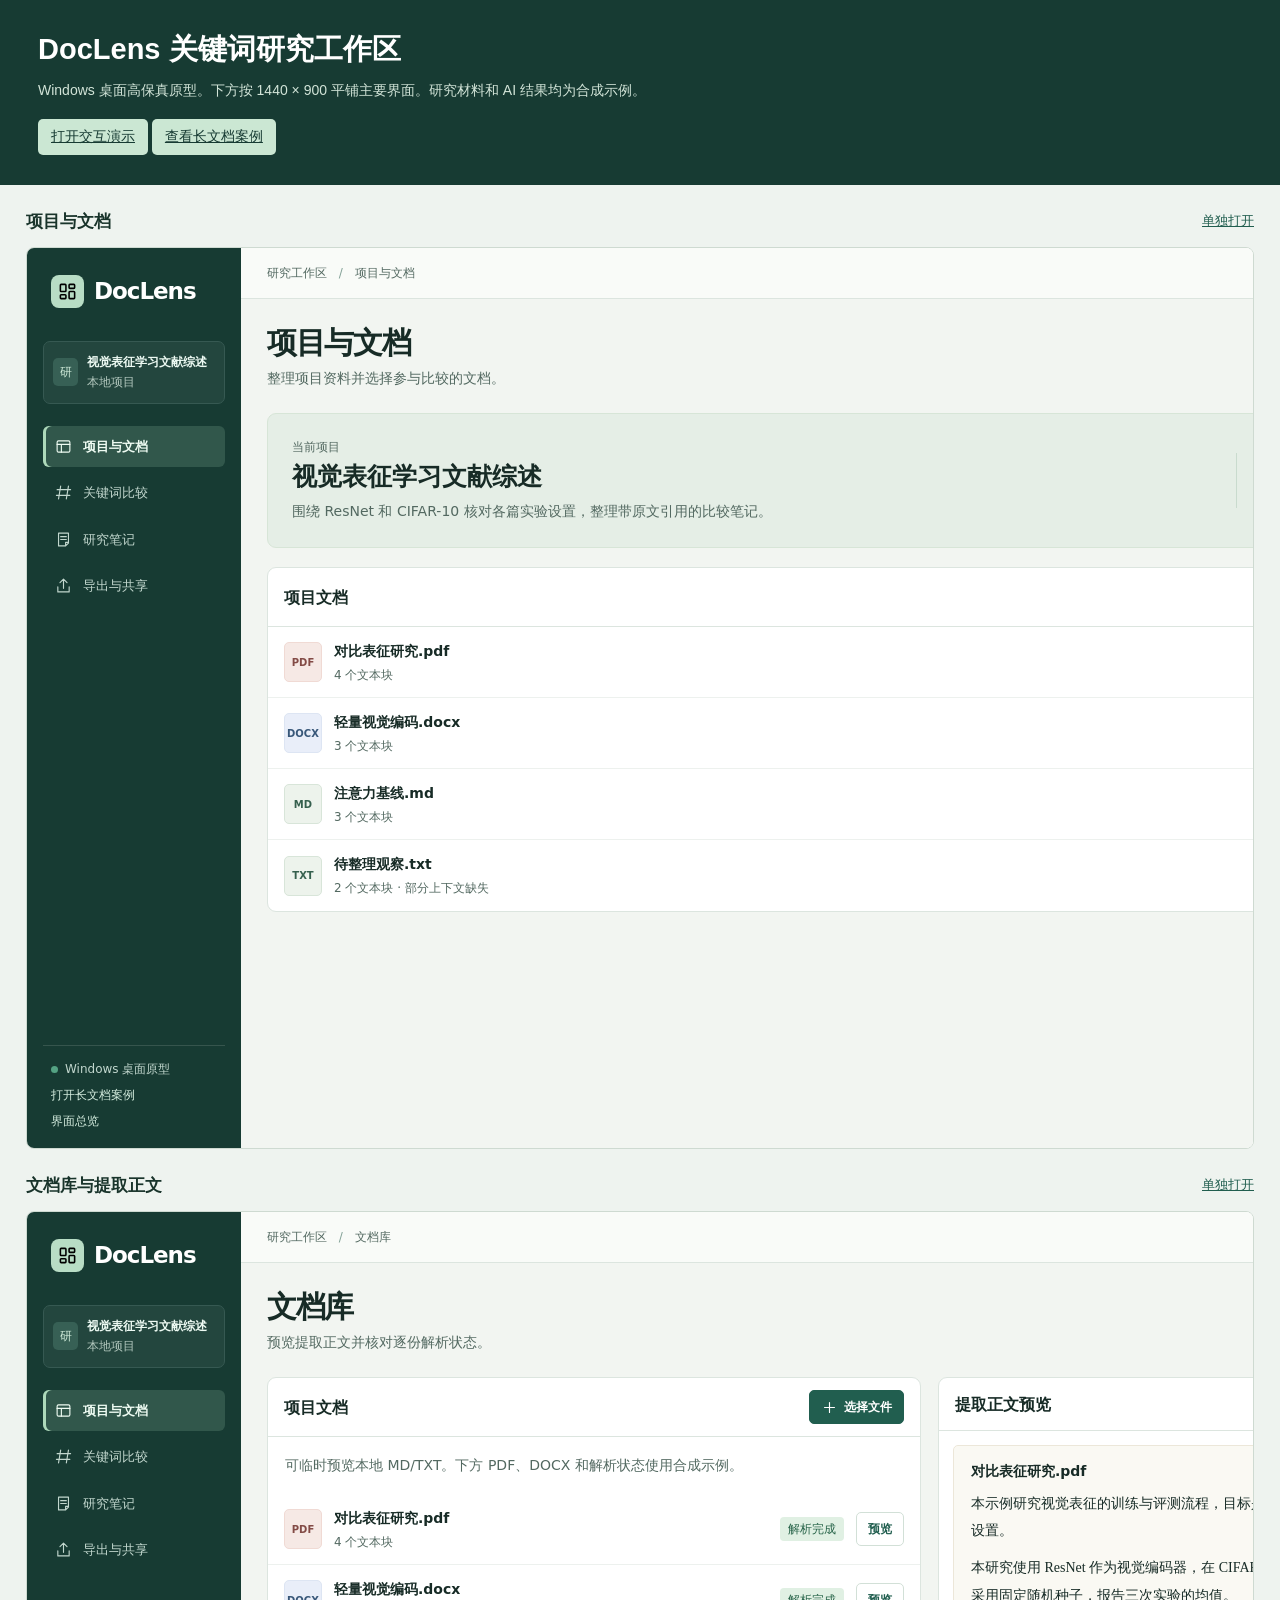
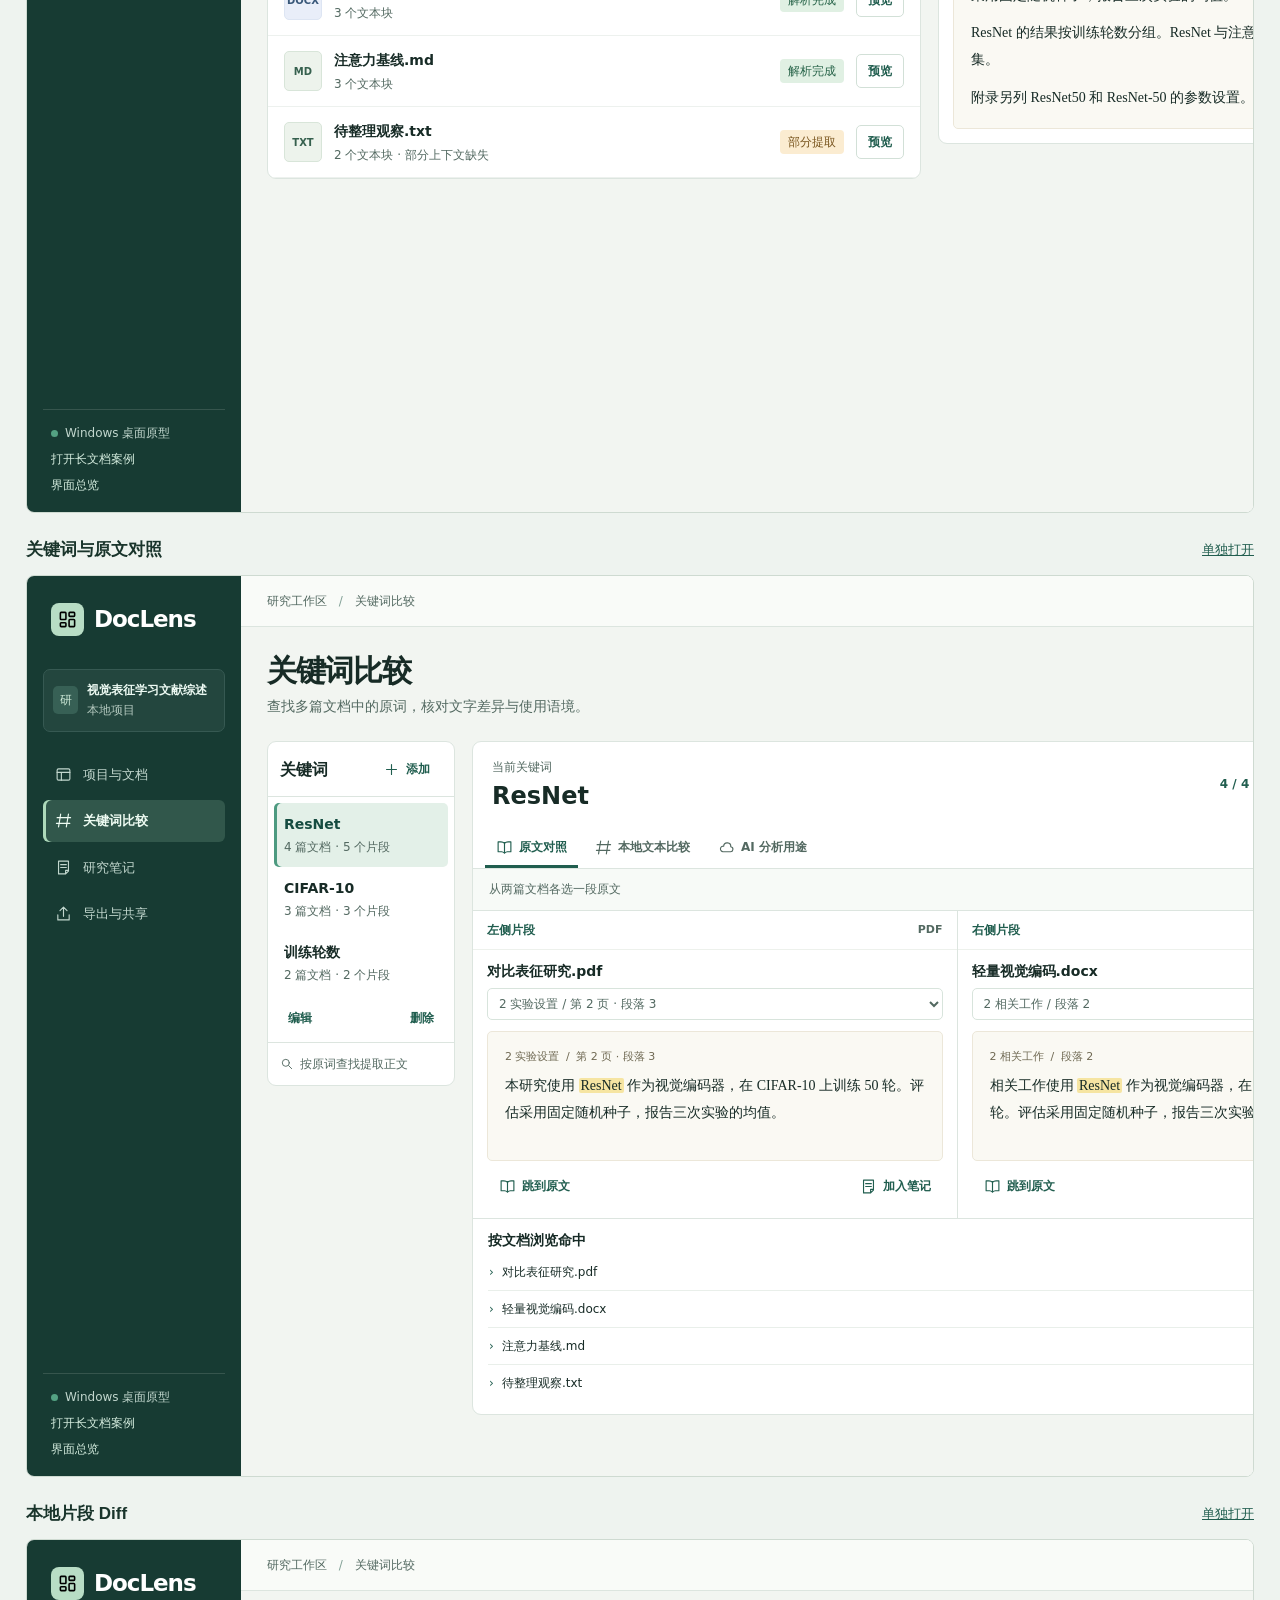
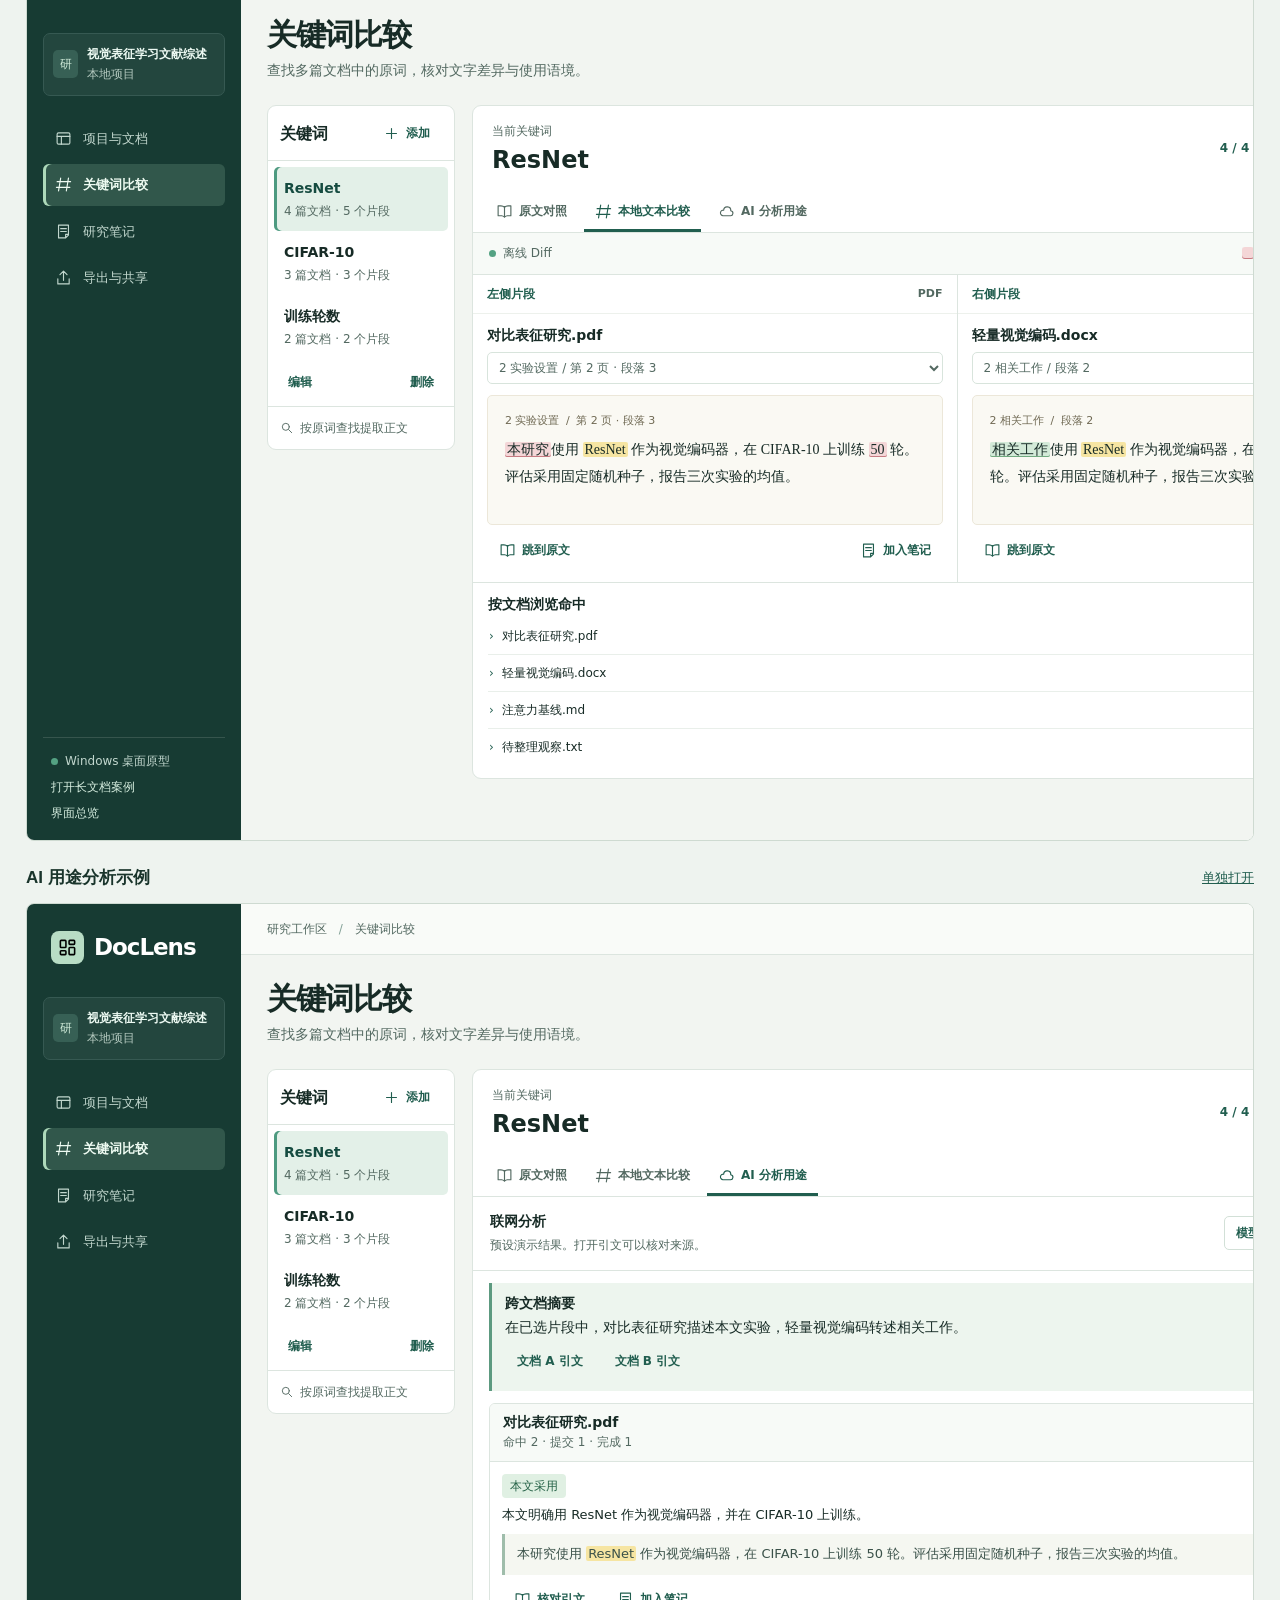
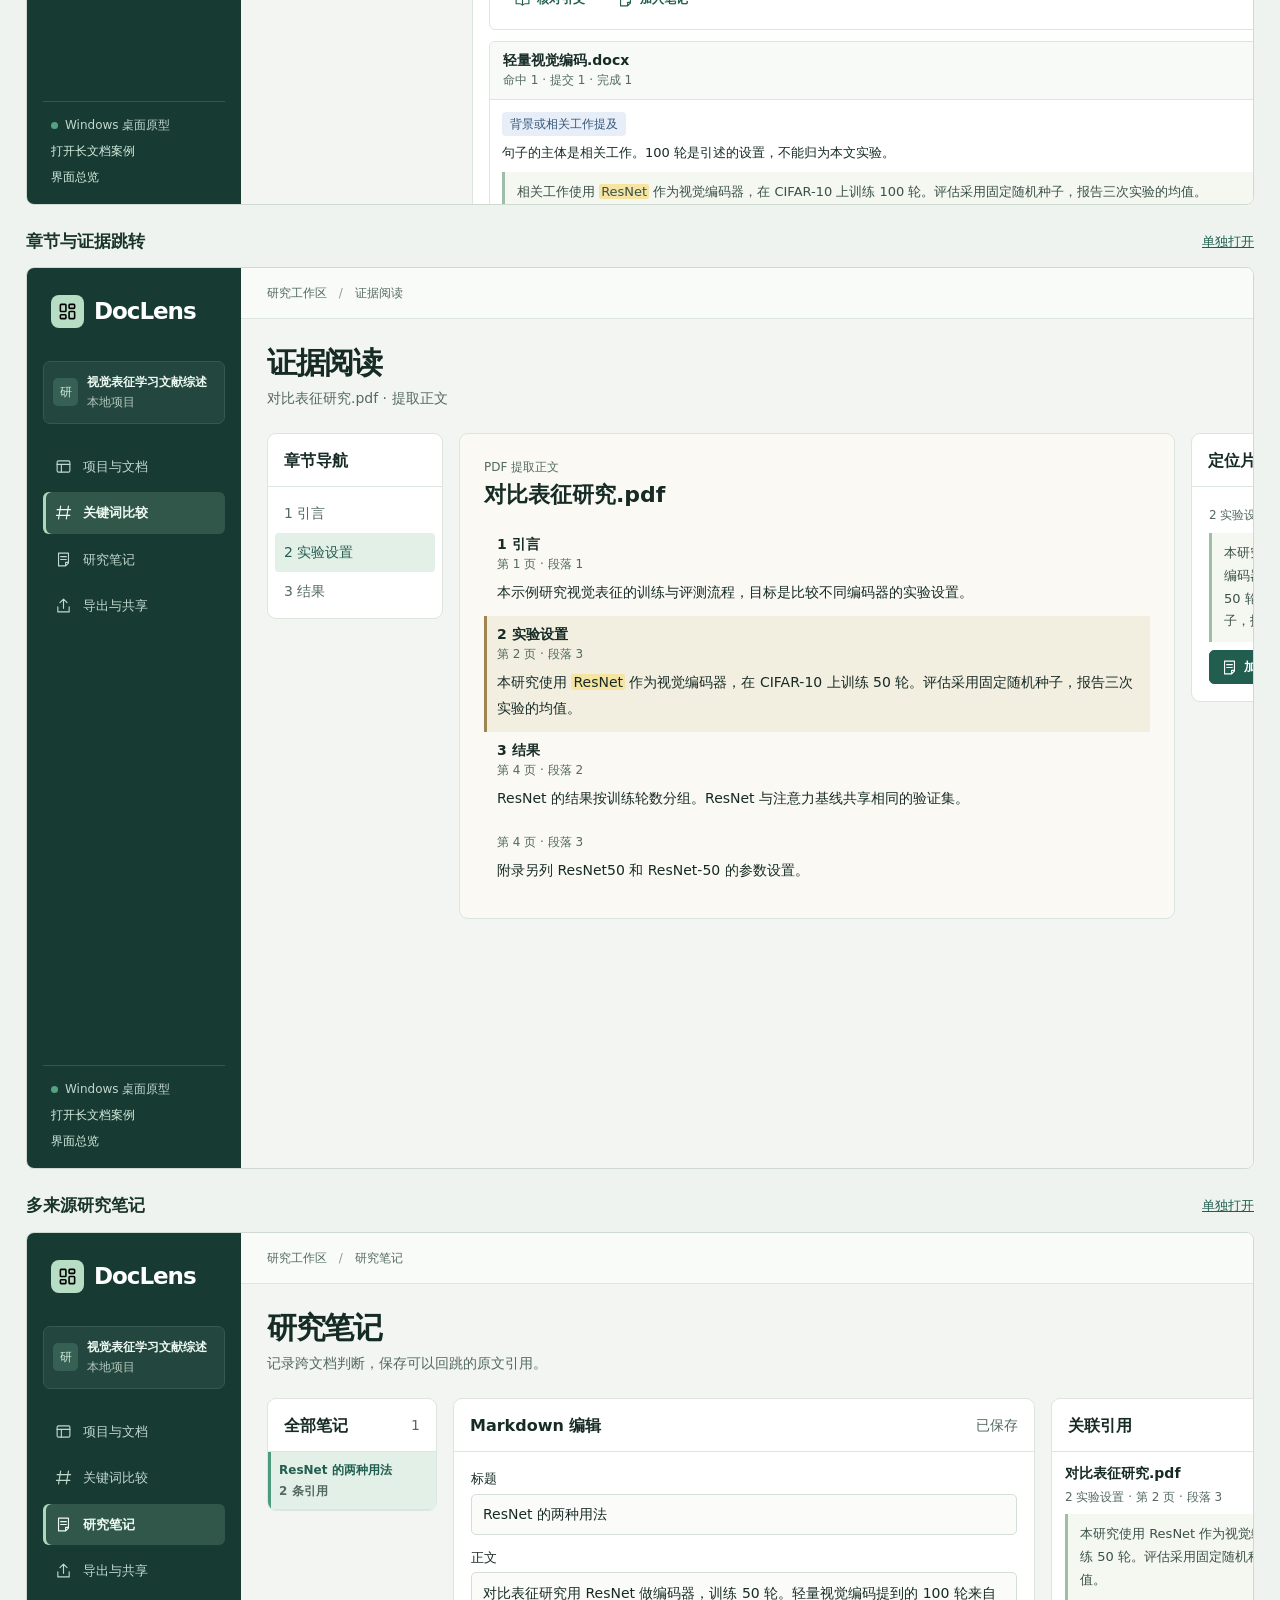
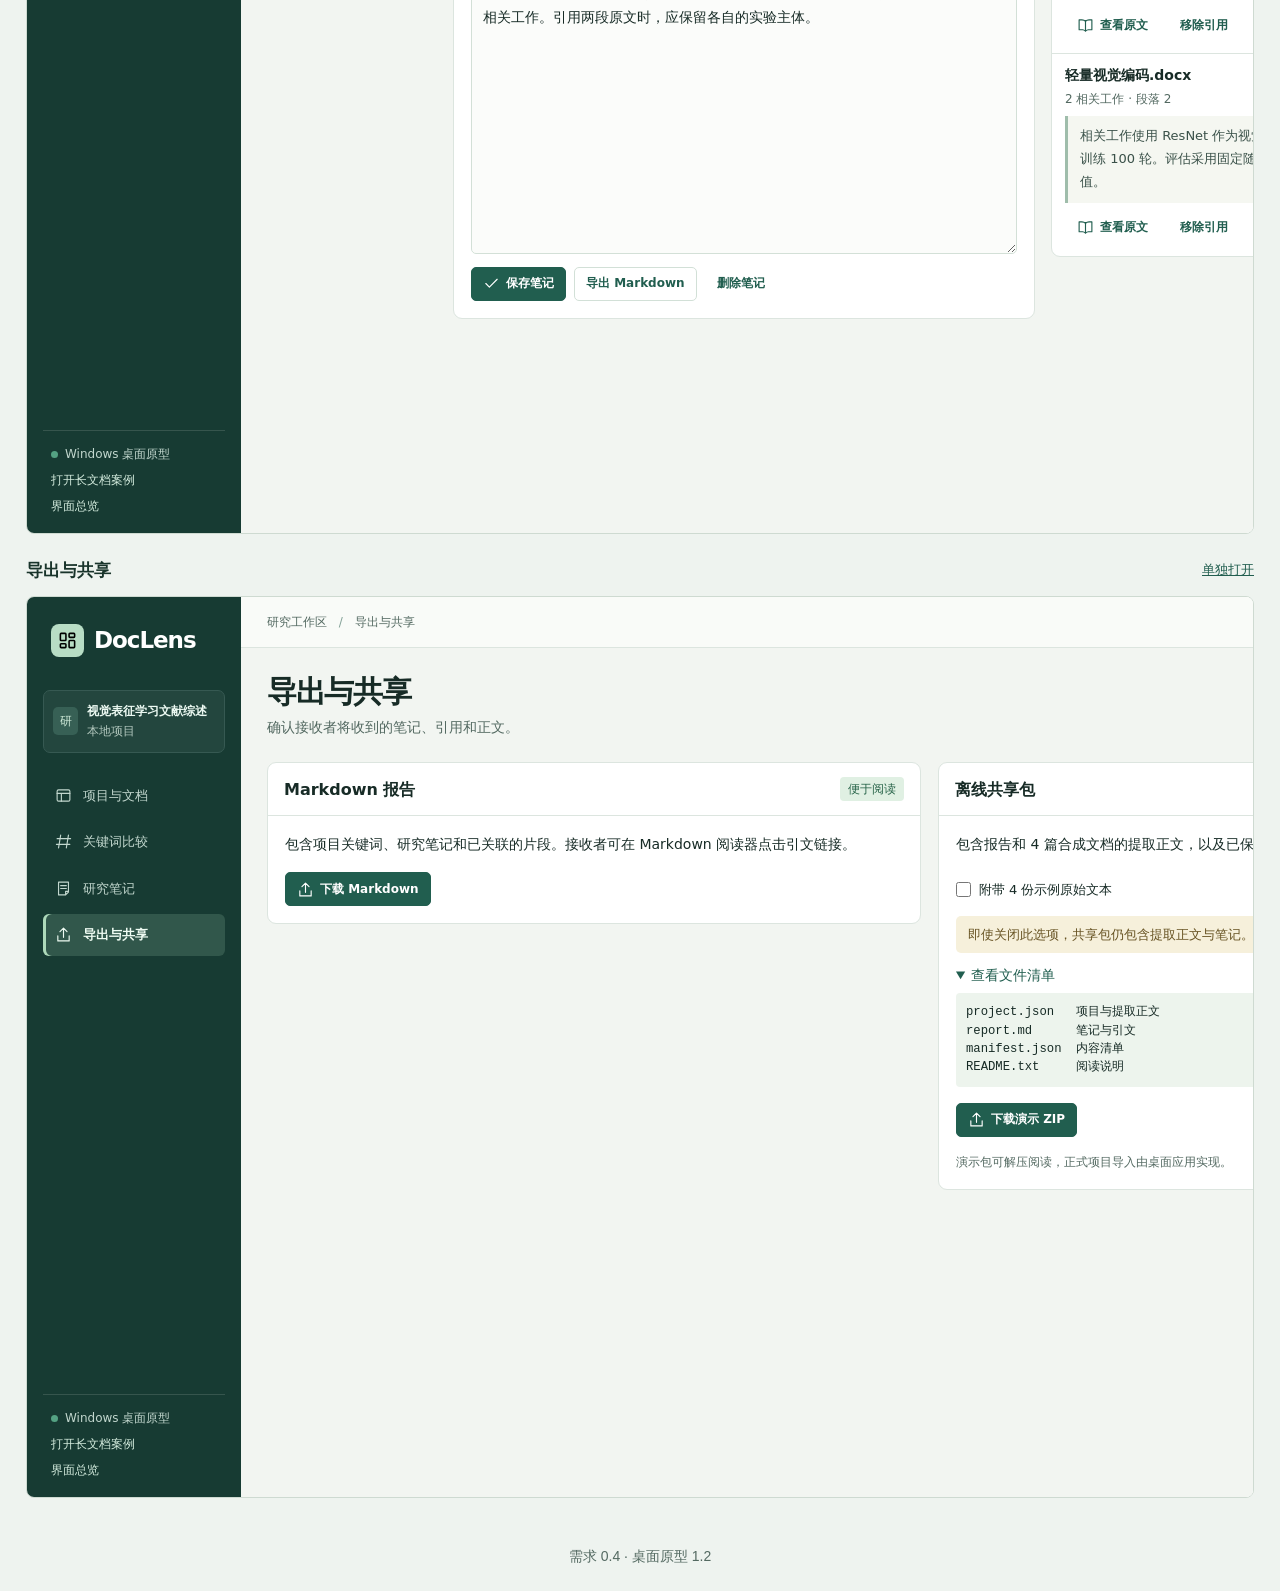
<file: examples/desktop-prototype/index.html>
<!doctype html>
<html lang="zh-CN">
<head>
    <meta charset="utf-8">
    <meta name="viewport" content="width=device-width, initial-scale=1">
    <title>DocLens 关键词研究原型总览</title>
    <link rel="icon" type="image/svg+xml" href="assets/vendor/layout-dashboard.svg">
    <style>
        * { box-sizing: border-box; }
        body { margin: 0; background: #eef3ef; color: #19342b; font: 14px 'Segoe UI', 'Microsoft YaHei', sans-serif; }
        header { padding: 30px 38px; background: #173b33; color: white; }
        h1 { margin: 0 0 9px; font-size: 29px; }
        p { margin: 0 0 16px; color: #d3e5d9; line-height: 1.7; }
        header a { display: inline-block; background: #cbe7d3; color: #173b33; border-radius: 5px; padding: 9px 13px; }
        section { margin: 25px 26px; }
        h2 { display: flex; justify-content: space-between; align-items: center; gap: 10px; font-size: 17px; }
        h2 a { color: #215e4f; font-size: 13px; font-weight: 500; }
        .frame-scroll { overflow: auto; border-radius: 8px; border: 1px solid #cedad1; }
        iframe { width: 1440px; height: 900px; display: block; background: white; border: 0; }
        footer { padding: 25px; text-align: center; color: #536961; }
    </style>
</head>
<body>
    <header>
        <h1>DocLens 关键词研究工作区</h1>
        <p>Windows 桌面高保真原型。下方按 1440 × 900 平铺主要界面。研究材料和 AI 结果均为合成示例。</p>
        <a href="desktop.html" target="_blank" rel="noopener">打开交互演示</a>
        <a href="long.html" target="_blank" rel="noopener">查看长文档案例</a>
    </header>
    <section>
        <h2>项目与文档<a href="workspace.html" target="_blank" rel="noopener">单独打开</a></h2>
        <div class="frame-scroll"><iframe src="workspace.html" title="项目与文档" loading="lazy"></iframe></div>
    </section>
    <section>
        <h2>文档库与提取正文<a href="library.html" target="_blank" rel="noopener">单独打开</a></h2>
        <div class="frame-scroll"><iframe src="library.html" title="文档库与提取正文" loading="lazy"></iframe></div>
    </section>
    <section>
        <h2>关键词与原文对照<a href="compare.html" target="_blank" rel="noopener">单独打开</a></h2>
        <div class="frame-scroll"><iframe src="compare.html" title="关键词与原文对照" loading="lazy"></iframe></div>
    </section>
    <section>
        <h2>本地片段 Diff<a href="compare.html?view=diff" target="_blank" rel="noopener">单独打开</a></h2>
        <div class="frame-scroll"><iframe src="compare.html?view=diff" title="本地片段 Diff" loading="lazy"></iframe></div>
    </section>
    <section>
        <h2>AI 用途分析示例<a href="compare.html?view=ai&amp;sample=1" target="_blank" rel="noopener">单独打开</a></h2>
        <div class="frame-scroll"><iframe src="compare.html?view=ai&amp;sample=1" title="AI 用途分析示例" loading="lazy"></iframe></div>
    </section>
    <section>
        <h2>章节与证据跳转<a href="evidence.html" target="_blank" rel="noopener">单独打开</a></h2>
        <div class="frame-scroll"><iframe src="evidence.html" title="章节与证据跳转" loading="lazy"></iframe></div>
    </section>
    <section>
        <h2>多来源研究笔记<a href="notes.html" target="_blank" rel="noopener">单独打开</a></h2>
        <div class="frame-scroll"><iframe src="notes.html" title="多来源研究笔记" loading="lazy"></iframe></div>
    </section>
    <section>
        <h2>导出与共享<a href="share.html" target="_blank" rel="noopener">单独打开</a></h2>
        <div class="frame-scroll"><iframe src="share.html" title="导出与共享" loading="lazy"></iframe></div>
    </section>
    <footer>需求 0.4 · 桌面原型 1.2</footer>
</body>
</html>
</file>
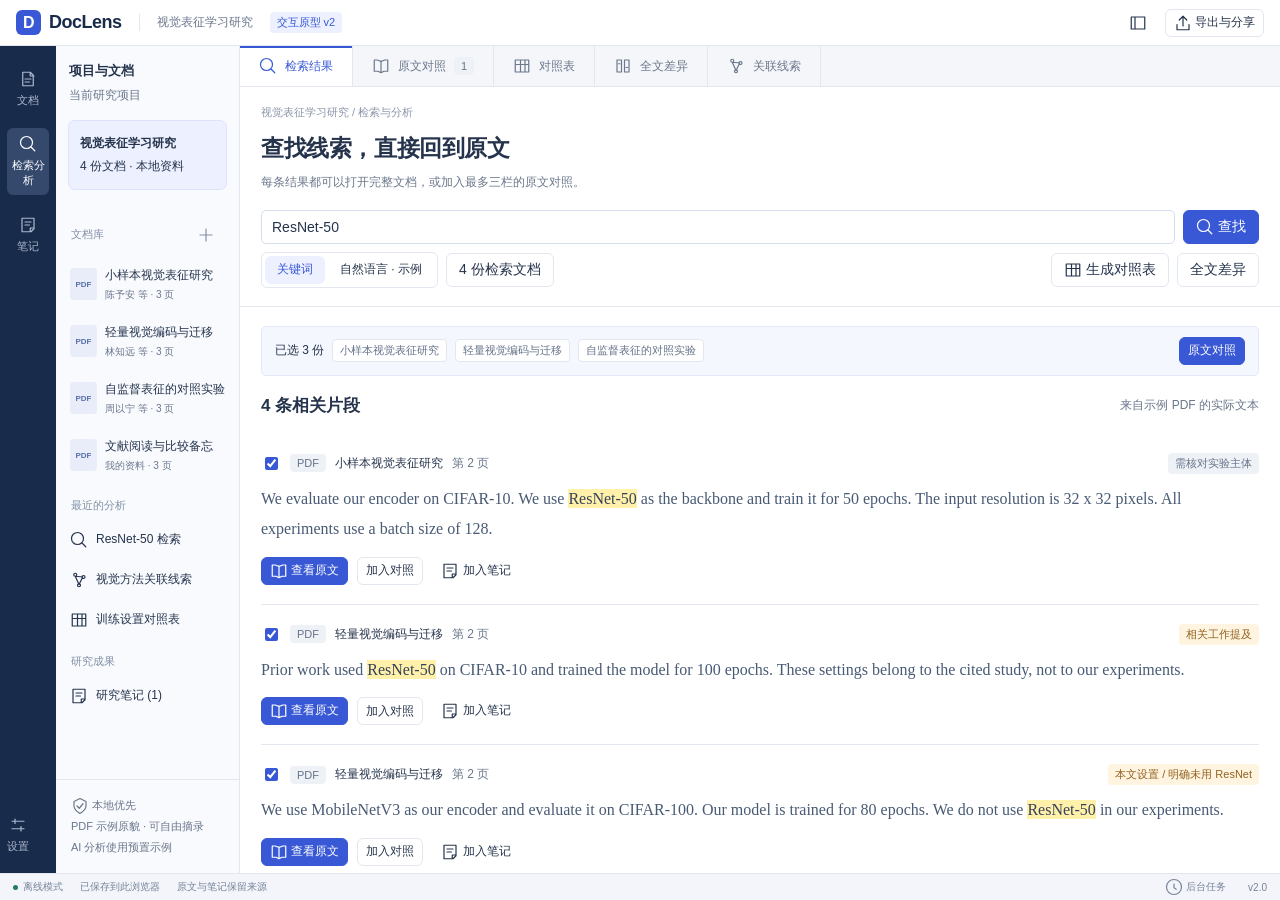
<file: examples/mvp-workbench/index.html>
<!doctype html>
<html lang="zh-CN">
<head>
  <meta charset="utf-8">
  <meta name="viewport" content="width=device-width, initial-scale=1">
  <meta name="color-scheme" content="light">
  <title>DocLens · 检索与原文对照原型 v2</title>
  <link rel="icon" href="data:,">
  <link rel="stylesheet" href="workbench.css">
  <script defer src="demo-data.js"></script>
  <script defer src="pdf-data.js"></script>
  <script defer src="compare.js"></script>
  <script defer src="archive.js"></script>
  <script defer src="workbench.js"></script>
</head>
<body>
  <div id="app"></div>
  <dialog id="dialog" aria-labelledby="dialog-title"></dialog>
  <div id="toast" role="status" aria-live="polite"></div>
  <input type="file" id="import-files" accept=".md,.markdown,.txt" multiple hidden>
  <input type="file" id="import-bundle" accept=".zip" hidden>
  <noscript>请启用 JavaScript 查看本地交互原型。</noscript>
</body>
</html>
</file>
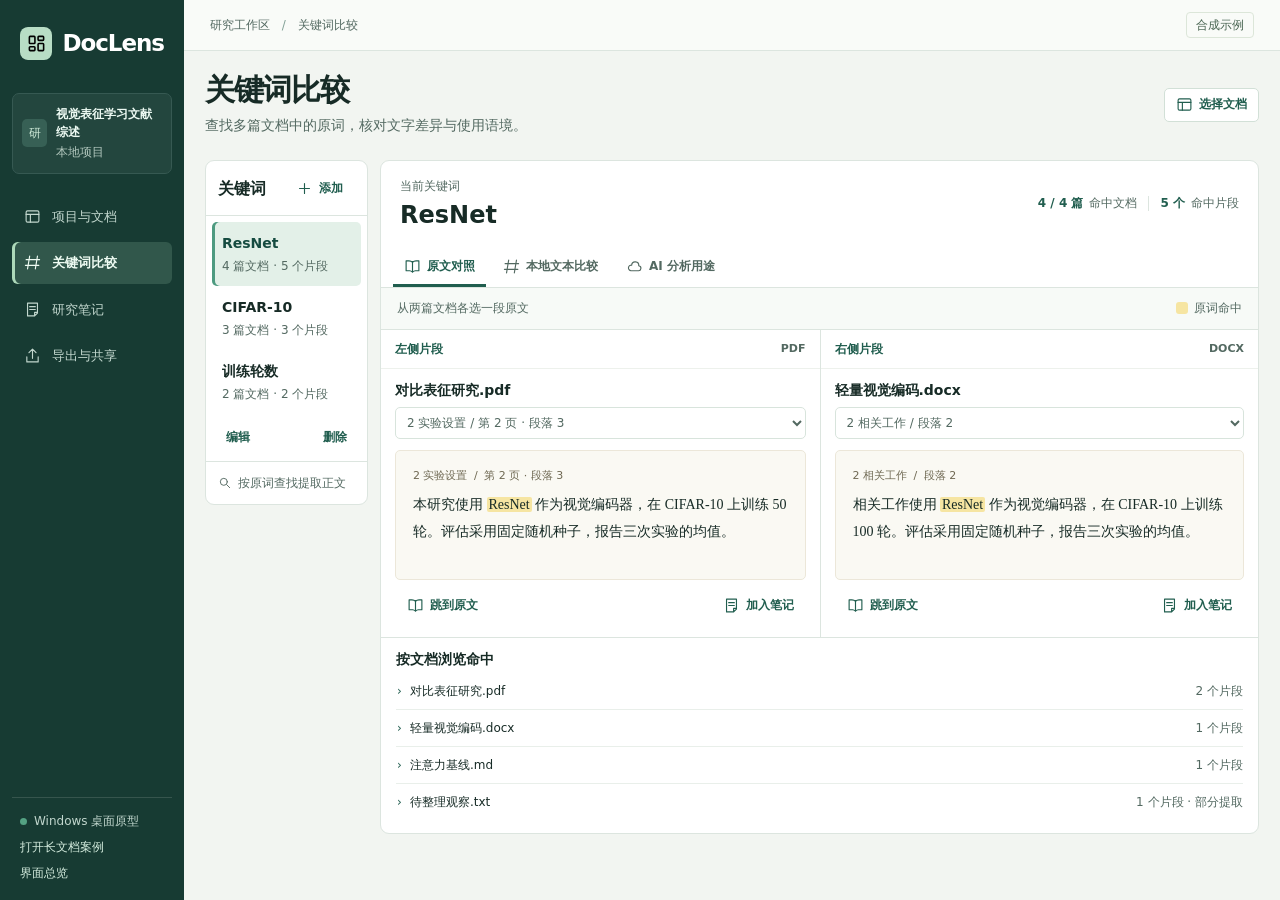
<file: examples/desktop-prototype/compare.html>
<!doctype html>
<html lang="zh-CN">
<head>
    <meta charset="utf-8">
    <meta name="viewport" content="width=device-width, initial-scale=1">
    <title>关键词比较 · DocLens</title>
    <link rel="stylesheet" href="assets/vendor/bootstrap.min.css">
    <link rel="stylesheet" href="assets/research.css">
    <link rel="icon" type="image/svg+xml" href="assets/vendor/layout-dashboard.svg">
    <script defer src="assets/research-data.js"></script>
    <script defer src="assets/long-data.js"></script>
    <script defer src="assets/compare.js"></script>
    <script defer src="assets/archive.js"></script>
    <script defer src="assets/research-app.js"></script>
</head>
<body data-page="compare">
    <noscript>请启用 JavaScript 以查看交互原型。</noscript>
</body>
</html>
</file>
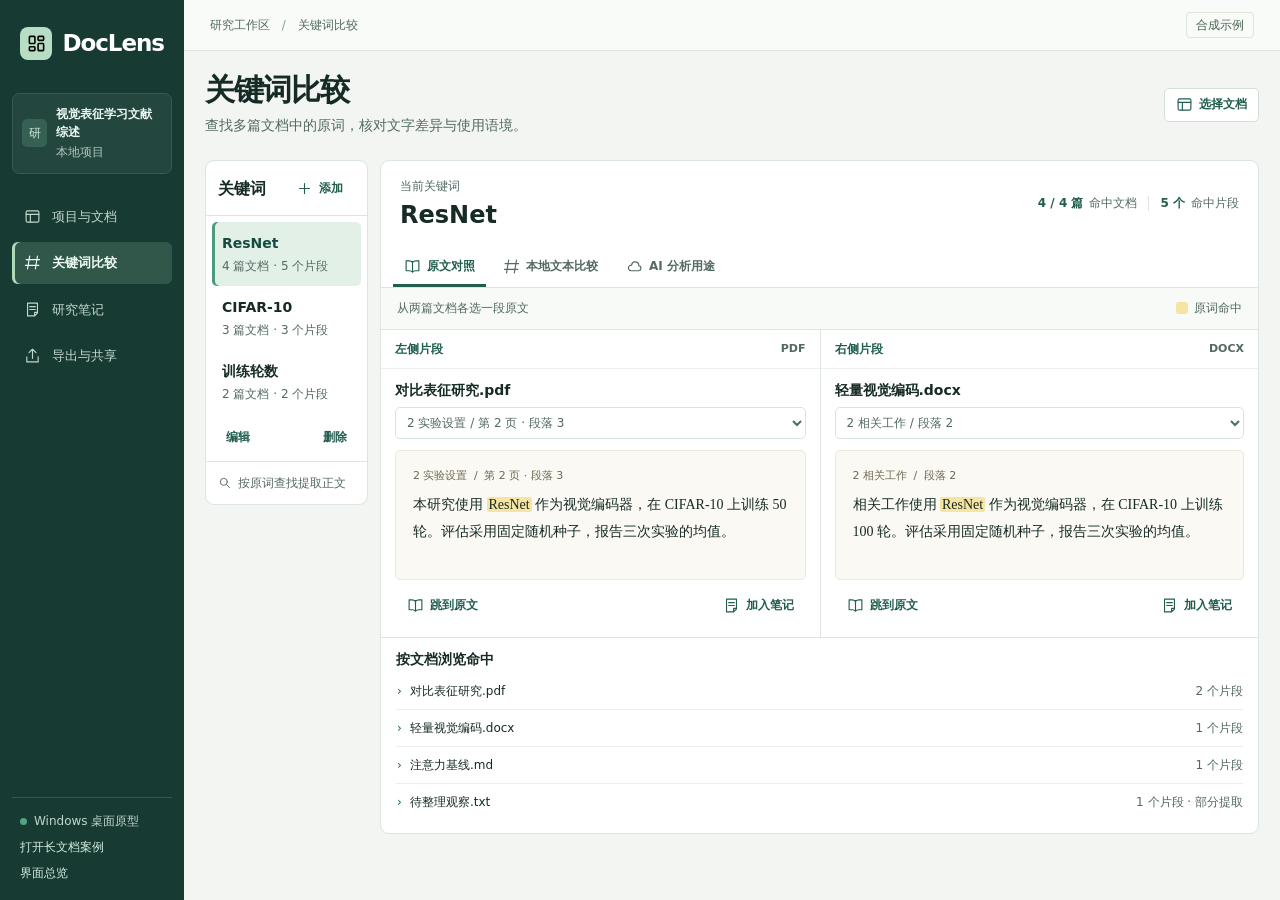
<file: examples/desktop-prototype/desktop.html>
<!doctype html>
<html lang="zh-CN">
<head>
    <meta charset="utf-8">
    <meta name="viewport" content="width=device-width, initial-scale=1">
    <title>关键词比较演示 · DocLens</title>
    <link rel="stylesheet" href="assets/vendor/bootstrap.min.css">
    <link rel="stylesheet" href="assets/research.css">
    <link rel="icon" type="image/svg+xml" href="assets/vendor/layout-dashboard.svg">
    <script defer src="assets/research-data.js"></script>
    <script defer src="assets/long-data.js"></script>
    <script defer src="assets/compare.js"></script>
    <script defer src="assets/archive.js"></script>
    <script defer src="assets/research-app.js"></script>
</head>
<body data-page="desktop">
    <noscript>请启用 JavaScript 以查看交互原型。</noscript>
</body>
</html>
</file>
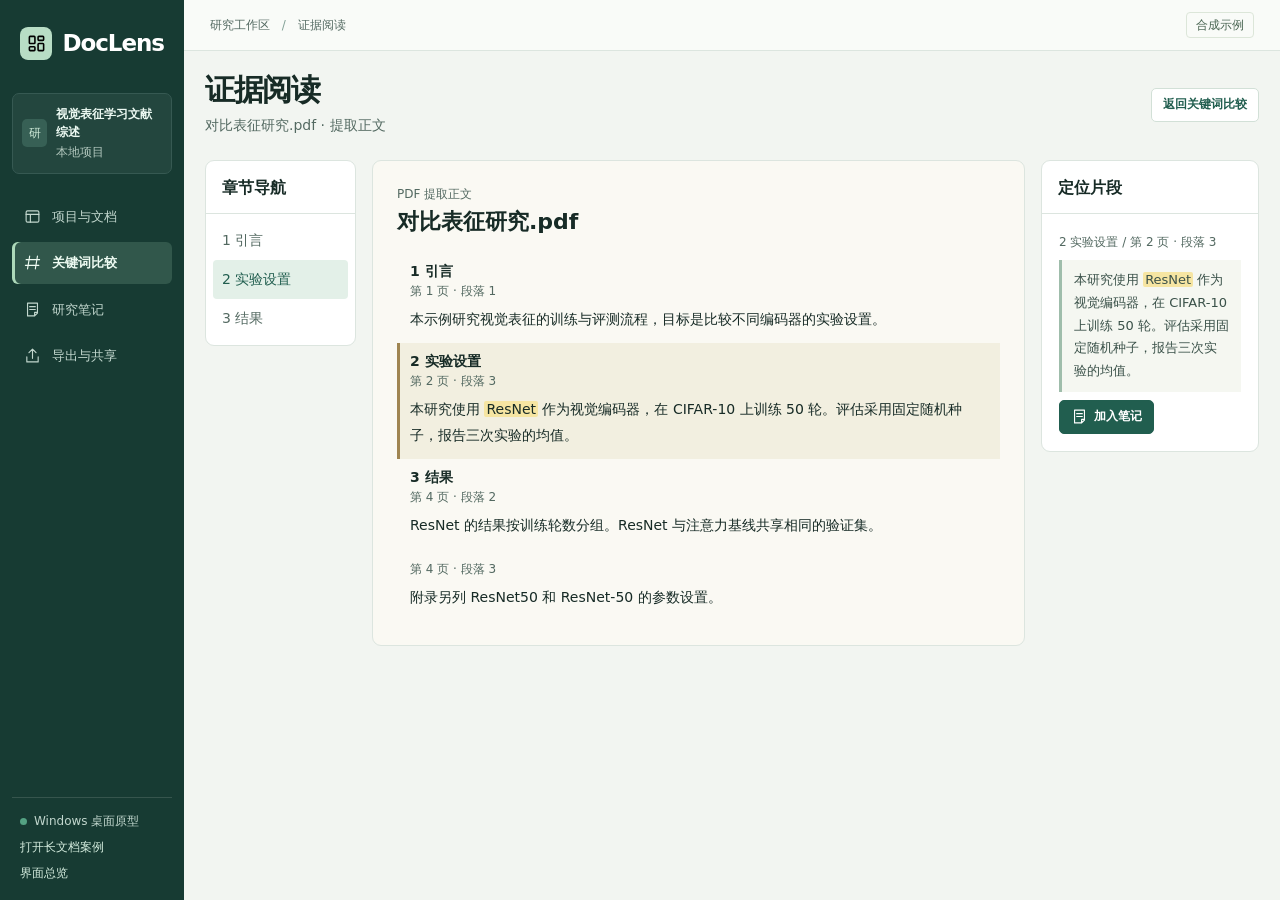
<file: examples/desktop-prototype/evidence.html>
<!doctype html>
<html lang="zh-CN">
<head>
    <meta charset="utf-8">
    <meta name="viewport" content="width=device-width, initial-scale=1">
    <title>证据阅读 · DocLens</title>
    <link rel="stylesheet" href="assets/vendor/bootstrap.min.css">
    <link rel="stylesheet" href="assets/research.css">
    <link rel="icon" type="image/svg+xml" href="assets/vendor/layout-dashboard.svg">
    <script defer src="assets/research-data.js"></script>
    <script defer src="assets/long-data.js"></script>
    <script defer src="assets/compare.js"></script>
    <script defer src="assets/archive.js"></script>
    <script defer src="assets/research-app.js"></script>
</head>
<body data-page="evidence">
    <noscript>请启用 JavaScript 以查看交互原型。</noscript>
</body>
</html>
</file>
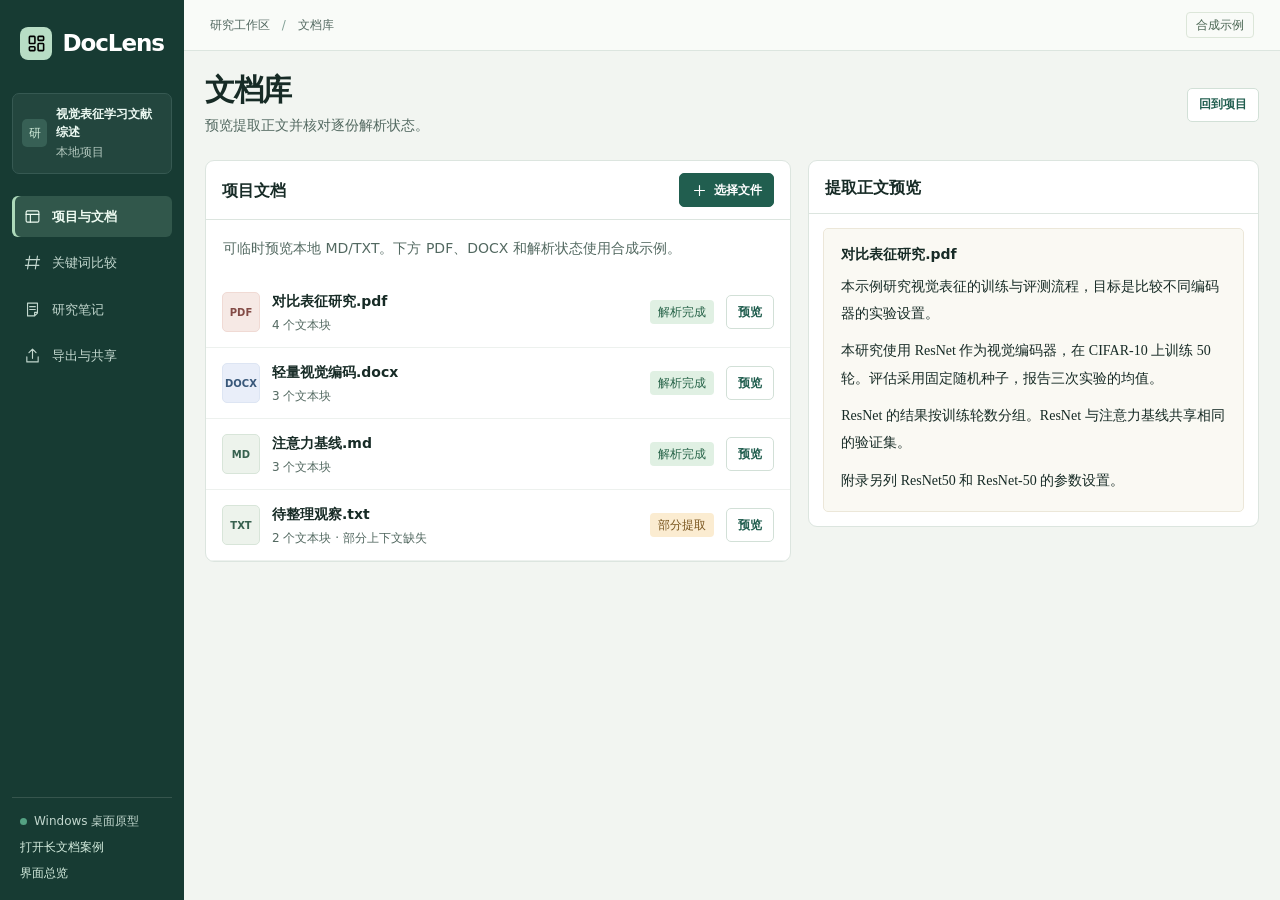
<file: examples/desktop-prototype/library.html>
<!doctype html>
<html lang="zh-CN">
<head>
    <meta charset="utf-8">
    <meta name="viewport" content="width=device-width, initial-scale=1">
    <title>文档库 · DocLens</title>
    <link rel="stylesheet" href="assets/vendor/bootstrap.min.css">
    <link rel="stylesheet" href="assets/research.css">
    <link rel="icon" type="image/svg+xml" href="assets/vendor/layout-dashboard.svg">
    <script defer src="assets/research-data.js"></script>
    <script defer src="assets/long-data.js"></script>
    <script defer src="assets/compare.js"></script>
    <script defer src="assets/archive.js"></script>
    <script defer src="assets/research-app.js"></script>
</head>
<body data-page="library">
    <noscript>请启用 JavaScript 以查看交互原型。</noscript>
</body>
</html>
</file>
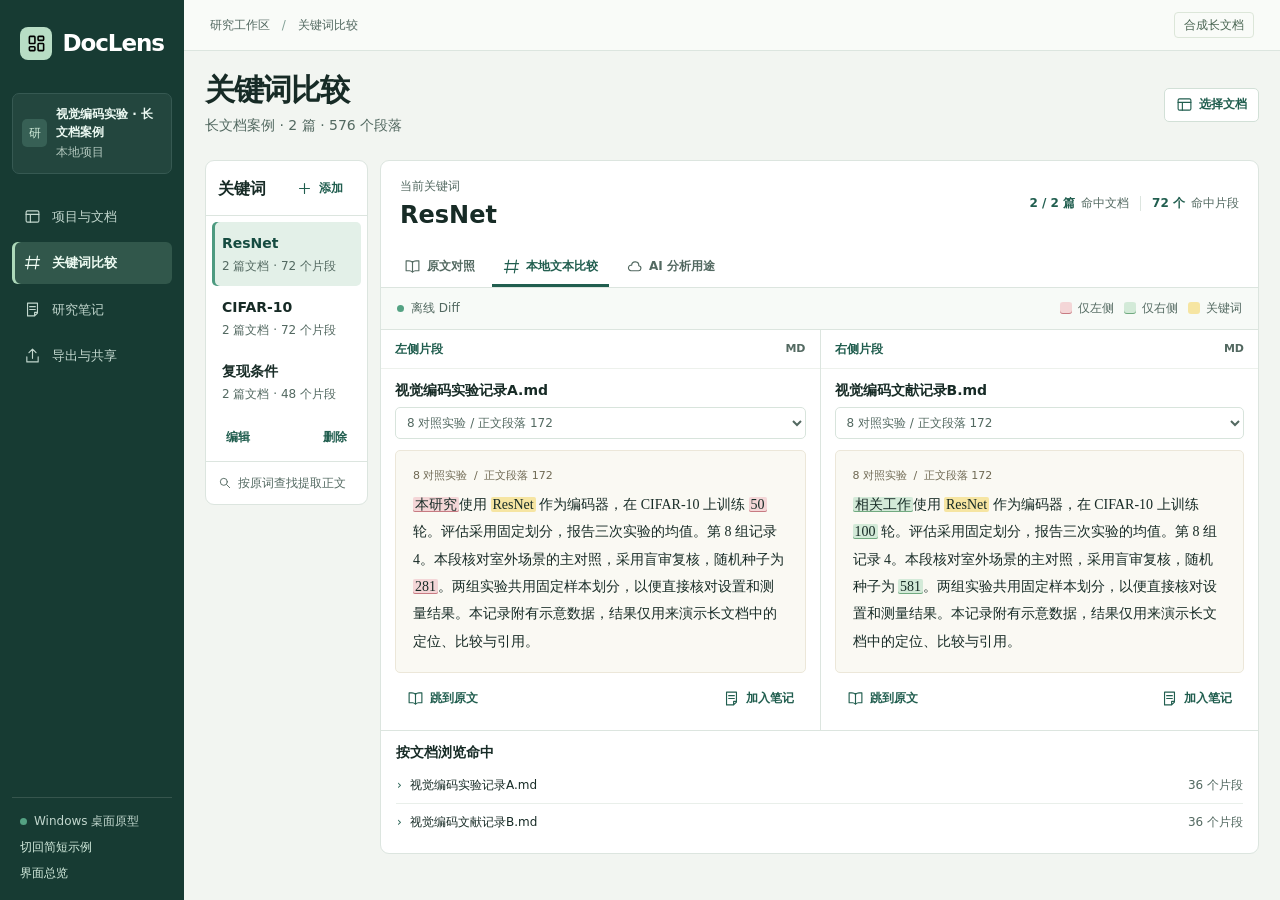
<file: examples/desktop-prototype/long.html>
<!doctype html>
<html lang="zh-CN">
<head>
    <meta charset="utf-8">
    <meta name="viewport" content="width=device-width, initial-scale=1">
    <title>长文档案例 · DocLens</title>
    <link rel="stylesheet" href="assets/vendor/bootstrap.min.css">
    <link rel="stylesheet" href="assets/research.css">
    <link rel="icon" type="image/svg+xml" href="assets/vendor/layout-dashboard.svg">
    <script defer src="assets/research-data.js"></script>
    <script defer src="assets/long-data.js"></script>
    <script defer src="assets/compare.js"></script>
    <script defer src="assets/archive.js"></script>
    <script defer src="assets/research-app.js"></script>
</head>
<body data-page="compare" data-scenario="long" data-view="diff">
    <noscript>请启用 JavaScript 以查看交互原型。</noscript>
</body>
</html>
</file>
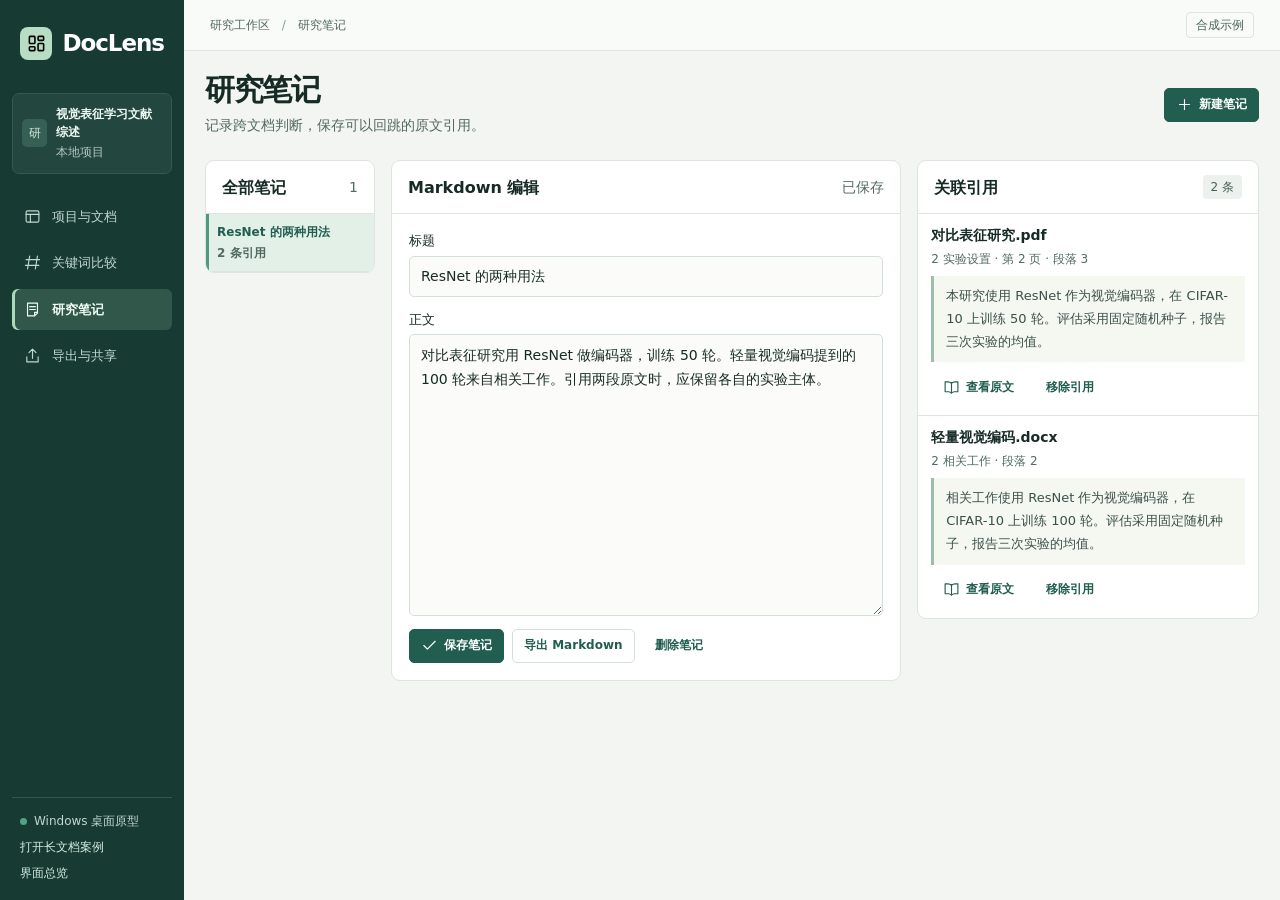
<file: examples/desktop-prototype/notes.html>
<!doctype html>
<html lang="zh-CN">
<head>
    <meta charset="utf-8">
    <meta name="viewport" content="width=device-width, initial-scale=1">
    <title>研究笔记 · DocLens</title>
    <link rel="stylesheet" href="assets/vendor/bootstrap.min.css">
    <link rel="stylesheet" href="assets/research.css">
    <link rel="icon" type="image/svg+xml" href="assets/vendor/layout-dashboard.svg">
    <script defer src="assets/research-data.js"></script>
    <script defer src="assets/long-data.js"></script>
    <script defer src="assets/compare.js"></script>
    <script defer src="assets/archive.js"></script>
    <script defer src="assets/research-app.js"></script>
</head>
<body data-page="notes">
    <noscript>请启用 JavaScript 以查看交互原型。</noscript>
</body>
</html>
</file>
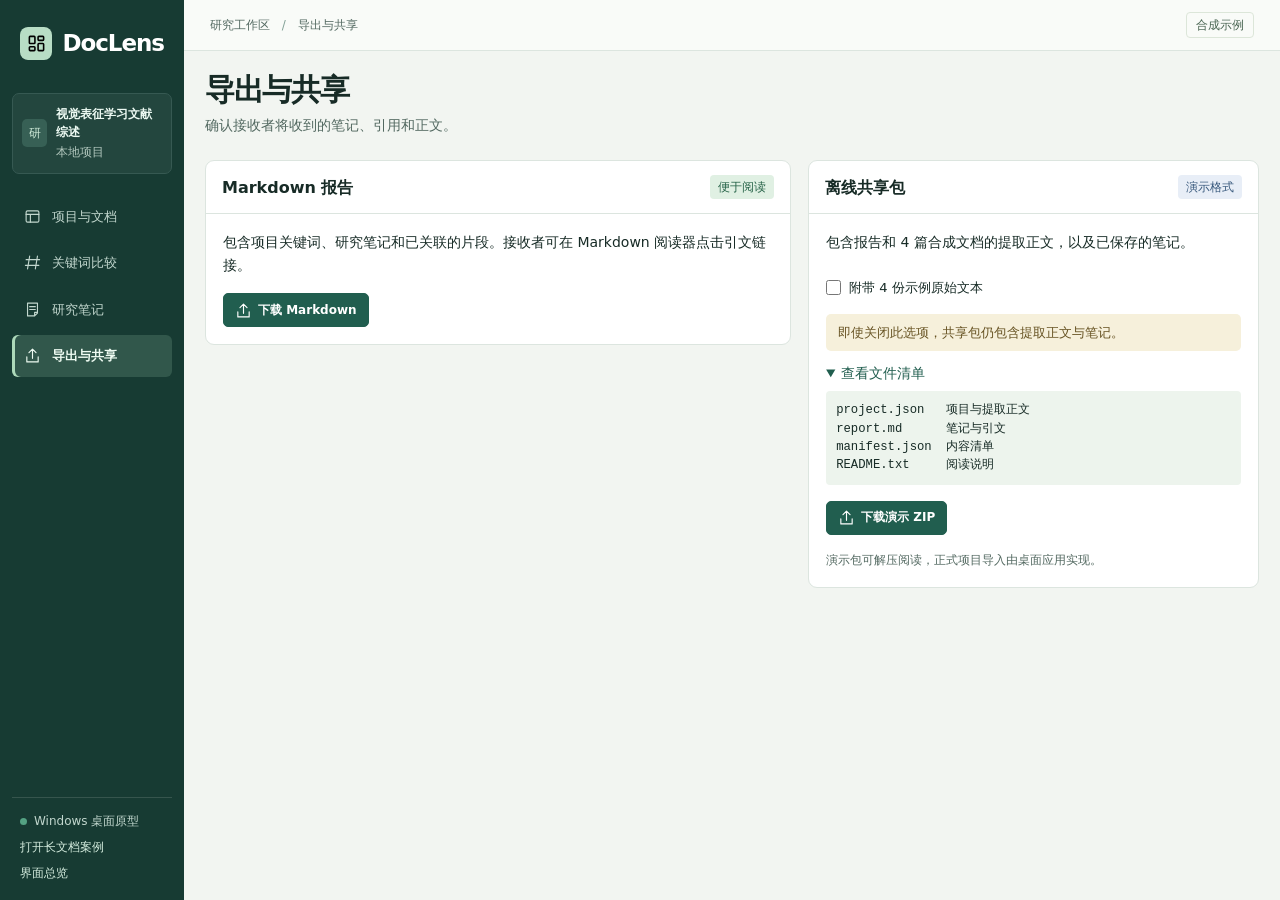
<file: examples/desktop-prototype/share.html>
<!doctype html>
<html lang="zh-CN">
<head>
    <meta charset="utf-8">
    <meta name="viewport" content="width=device-width, initial-scale=1">
    <title>导出与共享 · DocLens</title>
    <link rel="stylesheet" href="assets/vendor/bootstrap.min.css">
    <link rel="stylesheet" href="assets/research.css">
    <link rel="icon" type="image/svg+xml" href="assets/vendor/layout-dashboard.svg">
    <script defer src="assets/research-data.js"></script>
    <script defer src="assets/long-data.js"></script>
    <script defer src="assets/compare.js"></script>
    <script defer src="assets/archive.js"></script>
    <script defer src="assets/research-app.js"></script>
</head>
<body data-page="share">
    <noscript>请启用 JavaScript 以查看交互原型。</noscript>
</body>
</html>
</file>
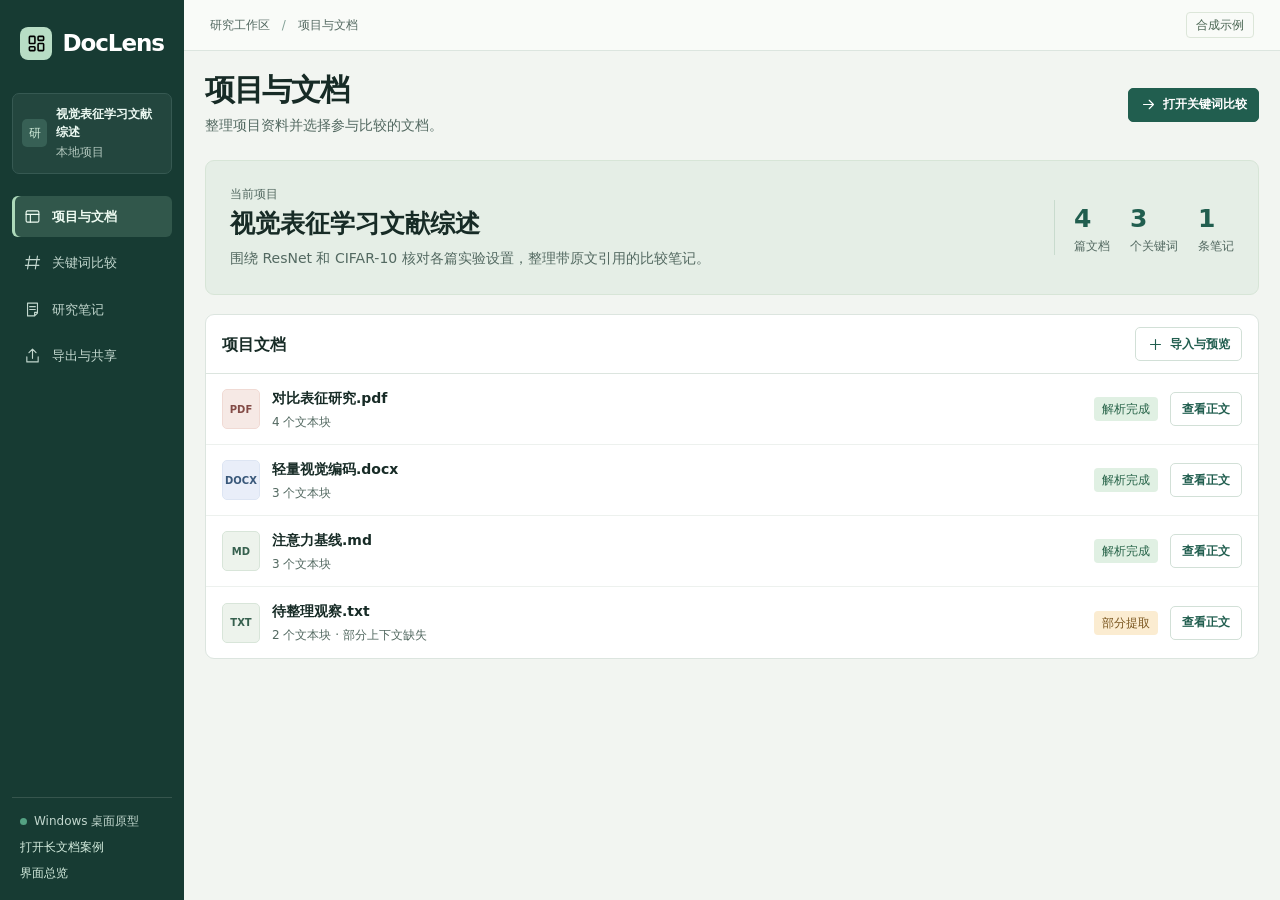
<file: examples/desktop-prototype/workspace.html>
<!doctype html>
<html lang="zh-CN">
<head>
    <meta charset="utf-8">
    <meta name="viewport" content="width=device-width, initial-scale=1">
    <title>项目与文档 · DocLens</title>
    <link rel="stylesheet" href="assets/vendor/bootstrap.min.css">
    <link rel="stylesheet" href="assets/research.css">
    <link rel="icon" type="image/svg+xml" href="assets/vendor/layout-dashboard.svg">
    <script defer src="assets/research-data.js"></script>
    <script defer src="assets/long-data.js"></script>
    <script defer src="assets/compare.js"></script>
    <script defer src="assets/archive.js"></script>
    <script defer src="assets/research-app.js"></script>
</head>
<body data-page="workspace">
    <noscript>请启用 JavaScript 以查看交互原型。</noscript>
</body>
</html>
</file>
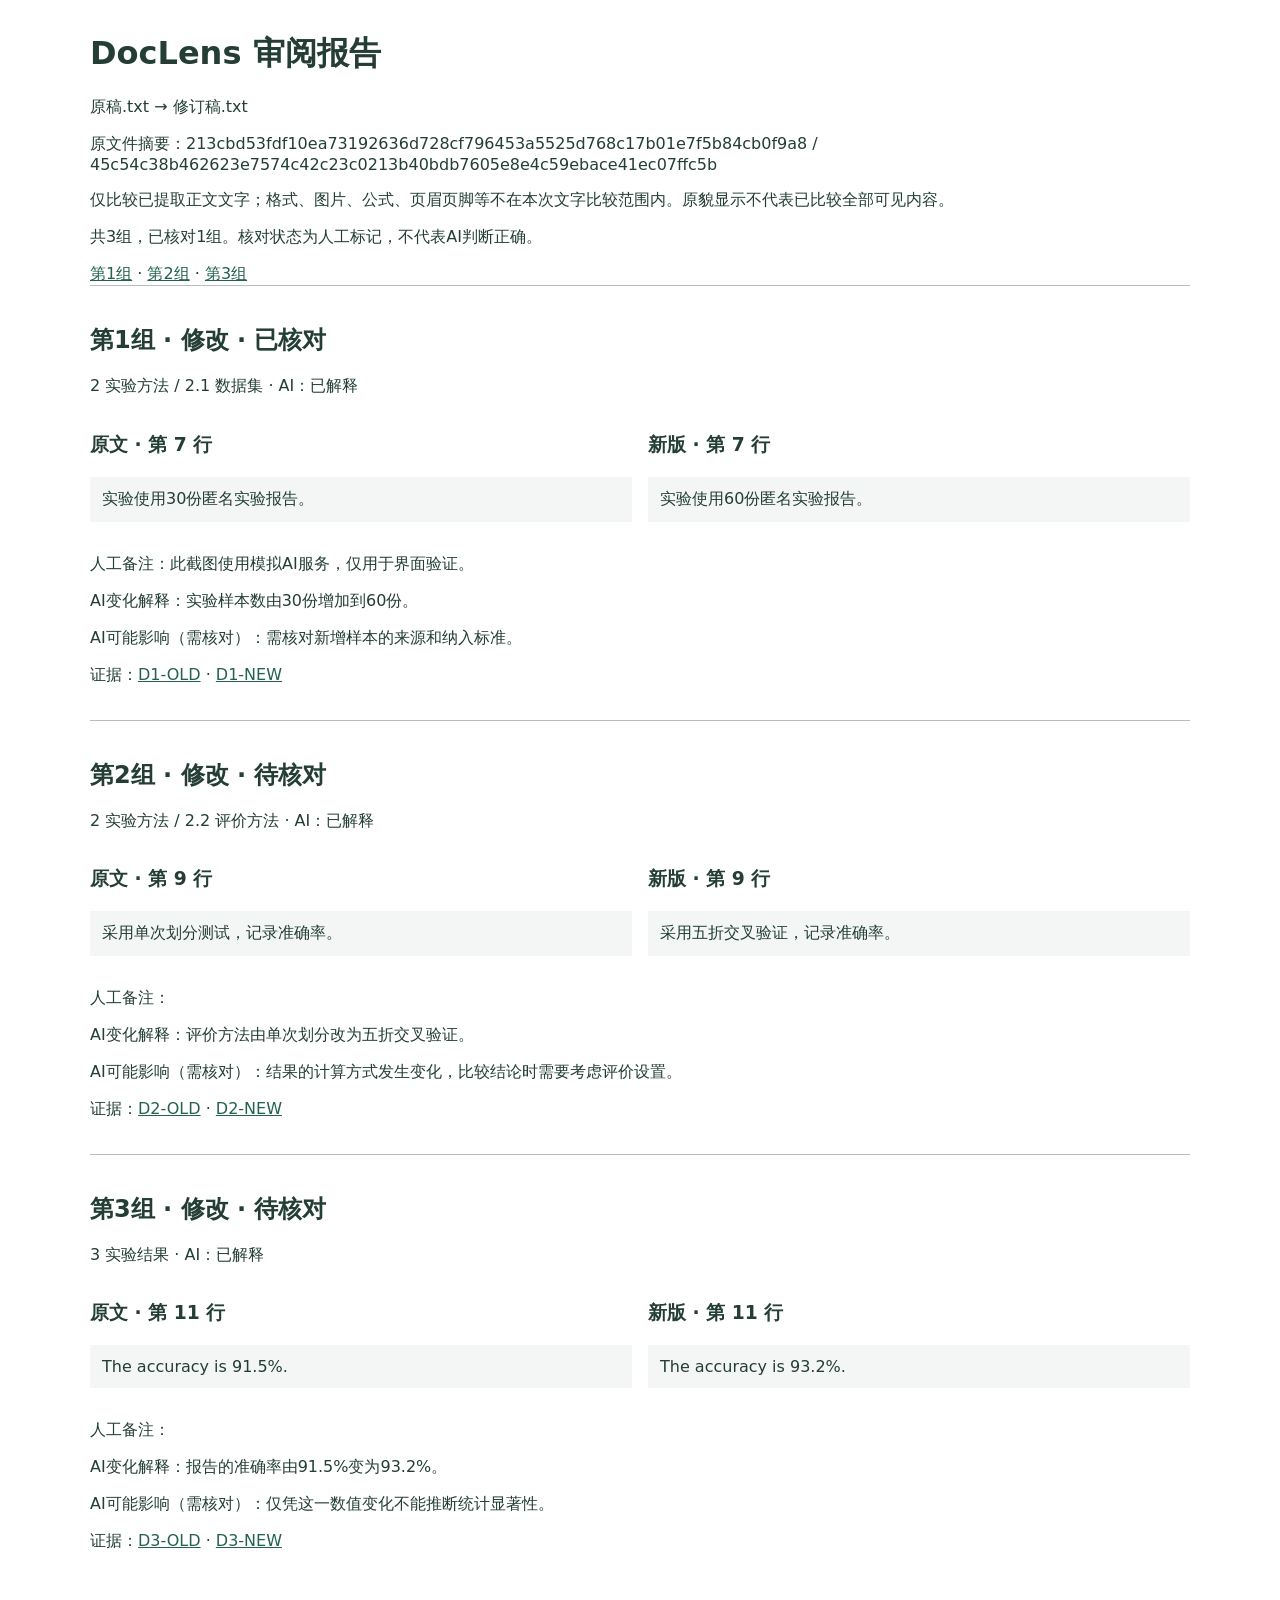
<file: docs/validation/home-ai-results/示例AI审阅报告.html>
<!doctype html><html lang="zh-CN"><meta charset="utf-8">
<meta name="viewport" content="width=device-width, initial-scale=1">
<title>DocLens 审阅报告</title><style>body{font-family:system-ui,sans-serif;max-width:1100px;margin:32px auto;padding:0 20px;color:#243e35}pre{white-space:pre-wrap;overflow-wrap:anywhere;font:inherit;padding:12px;background:#f3f6f4}article{border-top:1px solid #bbb;padding:18px 0}.pair{display:grid;grid-template-columns:1fr 1fr;gap:16px}.note{white-space:pre-wrap}a{color:#24624b}@media(max-width:650px){.pair{display:block}}</style>
<h1>DocLens 审阅报告</h1>
<p>原稿.txt → 修订稿.txt</p>
<p>原文件摘要：213cbd53fdf10ea73192636d728cf796453a5525d768c17b01e7f5b84cb0f9a8 / 45c54c38b462623e7574c42c23c0213b40bdb7605e8e4c59ebace41ec07ffc5b</p>
<p>仅比较已提取正文文字；格式、图片、公式、页眉页脚等不在本次文字比较范围内。原貌显示不代表已比较全部可见内容。</p>
<p>共3组，已核对1组。核对状态为人工标记，不代表AI判断正确。</p>
<nav><a href="#D1">第1组</a> · <a href="#D2">第2组</a> · <a href="#D3">第3组</a></nav>
<article id="D1"><h2>第1组 · 修改 · 已核对</h2>
<p>2 实验方法 / 2.1 数据集 · AI：已解释</p>
<div class="pair">
<div><h3>原文 · 第 7 行</h3><pre>实验使用30份匿名实验报告。</pre></div>
<div><h3>新版 · 第 7 行</h3><pre>实验使用60份匿名实验报告。</pre></div></div>
<p class="note">人工备注：此截图使用模拟AI服务，仅用于界面验证。</p>
<p>AI变化解释：实验样本数由30份增加到60份。</p><p>AI可能影响（需核对）：需核对新增样本的来源和纳入标准。</p>
<p>证据：<a href="#D1">D1-OLD</a> · <a href="#D1">D1-NEW</a></p>
</article>
<article id="D2"><h2>第2组 · 修改 · 待核对</h2>
<p>2 实验方法 / 2.2 评价方法 · AI：已解释</p>
<div class="pair">
<div><h3>原文 · 第 9 行</h3><pre>采用单次划分测试，记录准确率。</pre></div>
<div><h3>新版 · 第 9 行</h3><pre>采用五折交叉验证，记录准确率。</pre></div></div>
<p class="note">人工备注：</p>
<p>AI变化解释：评价方法由单次划分改为五折交叉验证。</p><p>AI可能影响（需核对）：结果的计算方式发生变化，比较结论时需要考虑评价设置。</p>
<p>证据：<a href="#D2">D2-OLD</a> · <a href="#D2">D2-NEW</a></p>
</article>
<article id="D3"><h2>第3组 · 修改 · 待核对</h2>
<p>3 实验结果 · AI：已解释</p>
<div class="pair">
<div><h3>原文 · 第 11 行</h3><pre>The accuracy is 91.5%.</pre></div>
<div><h3>新版 · 第 11 行</h3><pre>The accuracy is 93.2%.</pre></div></div>
<p class="note">人工备注：</p>
<p>AI变化解释：报告的准确率由91.5%变为93.2%。</p><p>AI可能影响（需核对）：仅凭这一数值变化不能推断统计显著性。</p>
<p>证据：<a href="#D3">D3-OLD</a> · <a href="#D3">D3-NEW</a></p>
</article>
</html>
</file>
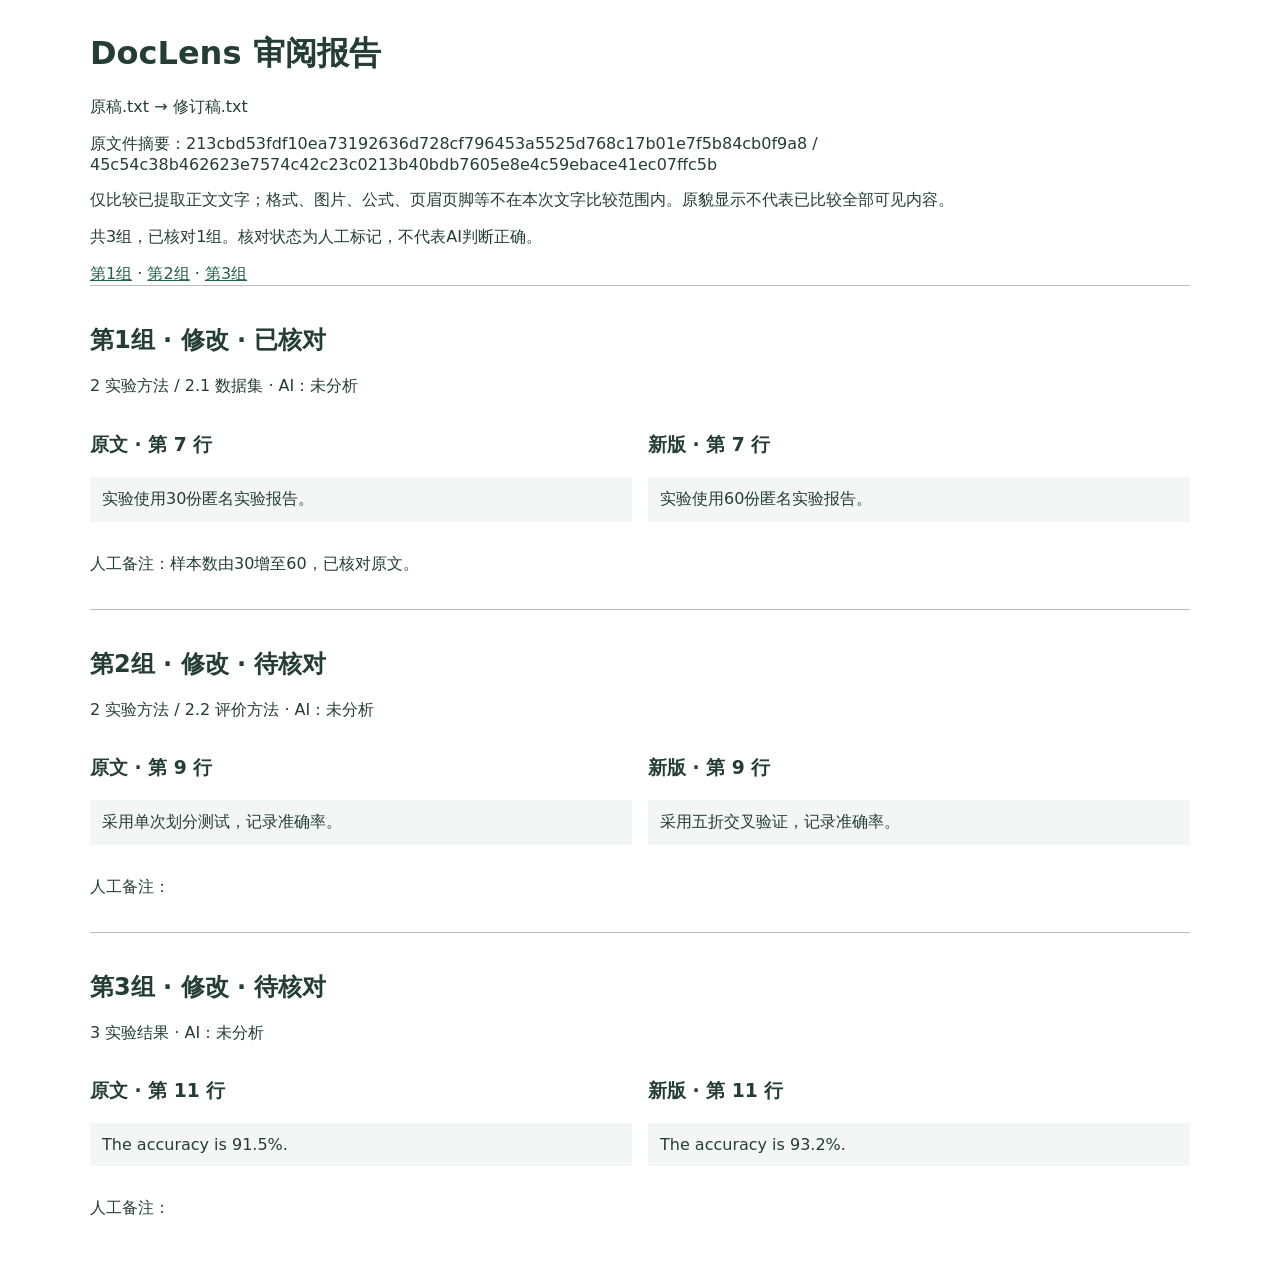
<file: docs/validation/review-workflow/示例审阅报告.html>
<!doctype html><html lang="zh-CN"><meta charset="utf-8">
<meta name="viewport" content="width=device-width, initial-scale=1">
<title>DocLens 审阅报告</title><style>body{font-family:system-ui,sans-serif;max-width:1100px;margin:32px auto;padding:0 20px;color:#243e35}pre{white-space:pre-wrap;overflow-wrap:anywhere;font:inherit;padding:12px;background:#f3f6f4}article{border-top:1px solid #bbb;padding:18px 0}.pair{display:grid;grid-template-columns:1fr 1fr;gap:16px}.note{white-space:pre-wrap}a{color:#24624b}@media(max-width:650px){.pair{display:block}}</style>
<h1>DocLens 审阅报告</h1>
<p>原稿.txt → 修订稿.txt</p>
<p>原文件摘要：213cbd53fdf10ea73192636d728cf796453a5525d768c17b01e7f5b84cb0f9a8 / 45c54c38b462623e7574c42c23c0213b40bdb7605e8e4c59ebace41ec07ffc5b</p>
<p>仅比较已提取正文文字；格式、图片、公式、页眉页脚等不在本次文字比较范围内。原貌显示不代表已比较全部可见内容。</p>
<p>共3组，已核对1组。核对状态为人工标记，不代表AI判断正确。</p>
<nav><a href="#D1">第1组</a> · <a href="#D2">第2组</a> · <a href="#D3">第3组</a></nav>
<article id="D1"><h2>第1组 · 修改 · 已核对</h2>
<p>2 实验方法 / 2.1 数据集 · AI：未分析</p>
<div class="pair">
<div><h3>原文 · 第 7 行</h3><pre>实验使用30份匿名实验报告。</pre></div>
<div><h3>新版 · 第 7 行</h3><pre>实验使用60份匿名实验报告。</pre></div></div>
<p class="note">人工备注：样本数由30增至60，已核对原文。</p>
</article>
<article id="D2"><h2>第2组 · 修改 · 待核对</h2>
<p>2 实验方法 / 2.2 评价方法 · AI：未分析</p>
<div class="pair">
<div><h3>原文 · 第 9 行</h3><pre>采用单次划分测试，记录准确率。</pre></div>
<div><h3>新版 · 第 9 行</h3><pre>采用五折交叉验证，记录准确率。</pre></div></div>
<p class="note">人工备注：</p>
</article>
<article id="D3"><h2>第3组 · 修改 · 待核对</h2>
<p>3 实验结果 · AI：未分析</p>
<div class="pair">
<div><h3>原文 · 第 11 行</h3><pre>The accuracy is 91.5%.</pre></div>
<div><h3>新版 · 第 11 行</h3><pre>The accuracy is 93.2%.</pre></div></div>
<p class="note">人工备注：</p>
</article>
</html>
</file>
<file: examples/mvp-workbench/workbench.css>
:root{--navy:#192b4b;--ink:#25344c;--muted:#6b778b;--line:#e2e7ef;--bg:#f5f7fb;--blue:#3858d5;--pale:#edf1ff;--teal:#237b69;font:14px "Microsoft YaHei UI","Microsoft YaHei","Segoe UI",sans-serif;color:var(--ink);background:var(--bg)}
*{box-sizing:border-box}body{margin:0}button,input,select,textarea{font:inherit;color:inherit}button,a,select{touch-action:manipulation}button{cursor:pointer;border:1px solid var(--line);background:white;border-radius:6px;min-height:34px;padding:7px 12px;white-space:nowrap}button:hover{background:#f3f6ff}button:disabled{opacity:.4;cursor:not-allowed}button.primary{background:var(--blue);color:white;border-color:var(--blue)}button.quiet{border-color:transparent;background:transparent}button.small{font-size:12px;min-height:28px;padding:4px 8px}button:focus-visible,a:focus-visible{outline:2px solid var(--blue);outline-offset:3px}input,select,textarea{background:white;border:1px solid #d6deeb;border-radius:5px;padding:8px 10px;min-width:0}input:focus,textarea:focus{outline:2px solid #dae3ff;border-color:#8ba0e6}textarea{resize:vertical;line-height:1.8}a{color:var(--blue)}h1,h2,h3,p{margin-top:0}h1{font-size:23px;line-height:1.5;margin-bottom:5px;letter-spacing:-.4px}h2{font-size:17px}h3{font-size:14px}p{line-height:1.85}small,.muted{color:var(--muted)}small{font-size:12px}.row{display:flex;align-items:center;gap:9px}.between{justify-content:space-between}.grow{flex:1;min-width:0}.push{margin-left:auto}.icon{width:18px;height:18px;vertical-align:middle;flex-shrink:0}.tag{display:inline-flex;padding:3px 7px;border-radius:4px;background:#eef1f6;font-size:11px;color:#65738a;white-space:nowrap}.tag.blue{color:var(--blue);background:var(--pale)}.tag.green{background:#e8f5ef;color:var(--teal)}.tag.amber{background:#fff4df;color:#906120}.shell{height:100vh;min-height:550px;display:grid;grid-template-rows:46px minmax(0,1fr) 27px;overflow:hidden}.topbar{background:white;border-bottom:1px solid var(--line);padding:0 16px;display:flex;align-items:center;gap:17px}.brand{font-size:18px;font-weight:750;color:var(--navy);letter-spacing:-.5px}.brand b{display:inline-grid;place-items:center;width:25px;height:25px;margin-right:8px;background:var(--blue);border-radius:6px;color:white;font-size:16px}.topbar .project-name{font-size:12px;border-left:1px solid var(--line);padding-left:17px;color:var(--muted)}.body{display:grid;grid-template-columns:60px 206px minmax(0,1fr);min-height:0}.collapsed .body{grid-template-columns:60px 0 minmax(0,1fr)}.rail{display:flex;flex-direction:column;gap:13px;background:var(--navy);padding:16px 7px 12px}.rail button{color:#acb8cd;display:grid;place-items:center;gap:5px;align-content:center;border:0;padding:7px 0;background:transparent;white-space:normal;font-size:11px;min-height:53px}.rail button.active{background:#35496d;color:white}.rail button:hover{background:#2c4064;color:white}.rail .bottom{margin-top:auto}.resources{background:#f8fafe;border-right:1px solid var(--line);overflow:auto;min-width:0;display:flex;flex-direction:column}.collapsed .resources{display:none}.resource-top{padding:19px 15px 15px}.resource-top strong{display:block;font-size:13px;margin-bottom:6px}.project-card{margin:0 12px 17px;padding:11px;background:var(--pale);border:1px solid #dce3fb;border-radius:7px;font-size:12px;line-height:1.9}.resource-title{font-size:11px;color:#8290a5;padding:0 15px;margin:14px 0 7px}.doc-link,.task-link{display:flex;align-items:center;gap:8px;width:100%;text-align:left;border:0;background:transparent;border-radius:0;padding:11px 14px;white-space:normal;font-size:12px}.doc-link:hover,.task-link:hover{background:#edf1fa}.file-icon{display:grid;place-items:center;width:27px;height:32px;background:#e9edfa;color:#596fa7;font-size:8px;font-weight:700;flex-shrink:0;border-radius:4px}.doc-link strong{display:block;max-width:140px;overflow:hidden;text-overflow:ellipsis;white-space:nowrap;font-size:12px;font-weight:500}.doc-link small{font-size:10px;display:block;margin-top:4px}.resource-foot{margin-top:auto;border-top:1px solid var(--line);padding:15px;font-size:11px;color:var(--muted);line-height:1.9}.workspace{background:white;min-height:0;min-width:0;display:flex;flex-direction:column}.workspace-tabs{display:flex;align-items:stretch;height:41px;flex-shrink:0;border-bottom:1px solid var(--line);background:#f4f6fa;overflow-x:auto;overflow-y:hidden}.workspace-tabs button{background:transparent;border:0;border-right:1px solid var(--line);border-radius:0;font-size:12px;padding:0 19px;display:flex;align-items:center;gap:8px;color:var(--muted)}.workspace-tabs button.active{background:white;box-shadow:inset 0 2px var(--blue);color:var(--blue)}.work-head{padding:23px 27px 18px;border-bottom:1px solid var(--line);flex-shrink:0}.work-head p{margin:0;font-size:12px;color:var(--muted)}.breadcrumb{font-size:11px;color:#8a96a8;margin-bottom:11px}.toolbar{display:flex;align-items:center;gap:8px;margin-top:17px;flex-wrap:wrap}.content{padding:22px 27px;overflow:auto;min-height:0;flex:1}.section-heading{display:flex;align-items:center;justify-content:space-between;gap:12px;margin-bottom:17px}.section-heading h2{margin:0}.notice{padding:11px 14px;border-left:3px solid #b6c5e9;background:#f4f7fe;color:#63728d;font-size:12px;line-height:1.8;margin-bottom:18px}.notice.amber{background:#fff8e9;border-color:#d4b47b;color:#8c672b}.query-bar{display:flex;gap:8px;width:100%}.query-bar input{flex:1}.segmented{display:inline-flex;gap:3px;border:1px solid var(--line);border-radius:6px;padding:3px}.segmented button{border:0;background:transparent;font-size:12px;min-height:28px;padding:4px 12px}.segmented button.active{background:var(--pale);color:var(--blue)}.query-hint{font-size:11px;color:#7b889f}.result-card{padding:19px 0;border-bottom:1px solid var(--line)}.result-card:first-child{padding-top:0}.result-card .source{font-size:12px;display:flex;align-items:center;gap:9px;margin-bottom:10px}.result-card h3{font-size:15px;margin-bottom:10px}.result-card .snippet{font:16px/1.9 Georgia,"Microsoft YaHei",serif;color:#485a74;max-width:1000px;margin-bottom:12px}.snippet mark{background:#fff0aa;color:#37425a;padding:1px 0}.result-card .actions{display:flex;align-items:center;gap:9px;flex-wrap:wrap}.result-card input[type=checkbox],.library-table input{accent-color:var(--blue)}.selection-strip{display:flex;gap:8px;align-items:center;flex-wrap:wrap;background:#f5f7fe;padding:10px 13px;border:1px solid #e2e8f8;border-radius:5px;margin-bottom:18px;font-size:12px}.selection-strip .tag{background:white;border:1px solid var(--line)}
.reader-head{padding:16px 22px 14px;border-bottom:1px solid var(--line);flex-shrink:0}.reader-head h1{font-size:19px;margin:0}.reader-head p{font-size:11px;margin:5px 0 0;color:var(--muted)}.reader-head .toolbar{margin-top:11px}.reader-grid{display:grid;grid-template-columns:repeat(var(--columns),minmax(290px,1fr));flex:1;overflow-x:auto;min-height:0;background:#e9edf4;gap:1px;padding:0;isolation:isolate}.reader-pane{display:flex;flex-direction:column;min-width:290px;min-height:0;background:#edf0f5;overflow:hidden}.pane-head{background:#fff;padding:11px 13px 8px;border-bottom:1px solid var(--line);flex-shrink:0}.pane-head .source-number{color:#7d8ba3;font-size:10px}.pane-head strong{display:block;font-size:13px;line-height:1.7;margin:4px 0 8px;white-space:nowrap;overflow:hidden;text-overflow:ellipsis}.pane-document{display:flex;gap:5px;align-items:center}.pane-document select{font-size:11px;padding:5px 7px;min-width:0;flex:1;width:0;height:29px}.pane-document button{font-size:13px;min-height:29px;width:28px;padding:0}.pane-controls{display:flex;align-items:center;gap:6px;padding:7px 11px;background:#f9fafe;font-size:10px;border-bottom:1px solid var(--line);flex-shrink:0}.pane-controls select{padding:3px;font-size:10px;height:25px}.pane-controls button{min-height:25px;padding:2px 5px;font-size:10px}.pane-controls .spacer{flex:1}.paper-scroll{overflow:auto;min-height:0;flex:1;padding:14px;scroll-behavior:auto;position:relative;overscroll-behavior:contain}.pdf-page{position:relative;background:#fff;width:calc(100% * var(--zoom,1));min-width:0;aspect-ratio:480/660;margin-bottom:16px;border:1px solid #d9dfe9;flex-shrink:0;overflow:hidden}.pdf-page>img{width:100%;height:100%;display:block;pointer-events:none;user-select:none}.text-layer{position:absolute;inset:0;user-select:text;line-height:1;z-index:1}.pdf-word{position:absolute;white-space:pre;color:transparent;cursor:text;font-family:"Times New Roman",serif;line-height:1;transform-origin:0 0;user-select:text}.pdf-word.hit{background:rgba(255,218,70,.48)}.pdf-word.semantic-hit{background:rgba(91,126,230,.18)}.pdf-word.noted{border-bottom:2px solid rgba(46,129,111,.65)}.pdf-word::selection{color:transparent;background:rgba(56,88,213,.35)}.pane-footer{background:#fff;border-top:1px solid var(--line);padding:7px 11px;display:flex;gap:7px;align-items:center;font-size:10px;flex-shrink:0}.pane-footer button{font-size:11px;min-height:28px;padding:4px 7px}.pane-footer .source-link{margin-left:auto;font-size:10px;text-decoration:none}.pane-note-bar{display:none;align-items:center;gap:7px;padding:7px 11px;background:#e7eefc;color:#345199;font-size:11px}.pane-note-bar.visible{display:flex}.outline-menu{position:absolute;z-index:3;background:white;border:1px solid var(--line);border-radius:5px;left:12px;right:12px;top:10px;padding:8px}.outline-menu button{display:block;width:100%;text-align:left;font-size:12px;border:0;background:white}.text-document{background:white;padding:25px;border:1px solid var(--line);min-height:800px;font:16px/2 Georgia,"Microsoft YaHei",serif;white-space:pre-wrap;overflow-wrap:anywhere}.text-document h2{font:20px "Microsoft YaHei",sans-serif}.matrix-wrap{overflow:auto;border:1px solid var(--line);border-radius:6px}.matrix{width:100%;min-width:710px;table-layout:fixed;border-collapse:collapse}.matrix th,.matrix td{border-right:1px solid var(--line);border-bottom:1px solid var(--line);text-align:left;vertical-align:top}.matrix th:last-child,.matrix td:last-child{border-right:0}.matrix tr:last-child td{border-bottom:0}.matrix th{padding:14px;background:#f7f9fc;font-size:13px;line-height:1.8}.matrix th:first-child{width:140px}.matrix th small{font-size:11px;font-weight:400;display:block}.matrix td:first-child{padding:18px 14px;font-size:13px;background:#fcfcfe}.matrix td:first-child small{display:block;margin-top:6px;font-size:11px}.matrix .cell{border:0;border-radius:0;width:100%;min-height:90px;text-align:left;background:white;padding:17px 15px;display:flex;flex-direction:column;justify-content:center;align-items:flex-start;gap:10px;font-size:14px;white-space:normal}.matrix .cell:hover{background:#f1f4ff}.matrix .cell small{font-size:11px}.insight{display:flex;gap:14px;padding:20px 0;border-top:1px solid var(--line);margin-top:22px}.insight .icon{color:var(--blue);margin-top:3px}.insight p{font-size:13px;color:var(--muted);margin:0}.insight h3{margin-bottom:8px}.relation{border:1px solid var(--line);border-radius:6px;padding:20px;margin-bottom:15px}.relation h3{font-size:17px;margin:12px 0}.relation p{font-size:13px;color:var(--muted)}.level-tabs{display:flex;gap:5px;margin-bottom:18px;border-bottom:1px solid var(--line);padding-bottom:12px;flex-wrap:wrap}.level-tabs button{font-size:12px;border:0;background:transparent}.level-tabs button.active{color:var(--blue);background:var(--pale)}.library-table{border-collapse:collapse;width:100%;font-size:13px}.library-table td,.library-table th{text-align:left;border-bottom:1px solid var(--line);padding:16px 10px}.library-table th{font-size:12px;color:var(--muted);font-weight:500}.note-layout{display:grid;grid-template-columns:240px 1fr;min-height:0;flex:1}.note-list{overflow:auto;padding:15px;border-right:1px solid var(--line);background:#fbfcff}.note-list button{display:block;white-space:normal;line-height:1.8;width:100%;text-align:left;margin-bottom:9px;padding:12px;font-size:12px}.note-list button.active{border-color:#a8b8eb;background:var(--pale)}.note-list small{display:block;font-size:10px;margin-top:4px}.note-content{overflow:auto;padding:26px;min-width:0}.note-title{font-size:21px;font-weight:600;width:100%;border:0;padding:0 0 18px;border-radius:0}.note-body{width:100%;border:0;background:#f8fafe;padding:18px;min-height:310px;font:14px/1.9 "Microsoft YaHei",sans-serif}.citation{padding:14px;border-left:3px solid #b6c6e7;background:#f5f8fe;margin:15px 0;font-size:13px;line-height:1.9}.citation q{display:block;font-family:Georgia,serif;margin:10px 0}.diff-grid{display:grid;grid-template-columns:1fr 1fr;gap:16px}.diff-col{border:1px solid var(--line);border-radius:5px;padding:20px;white-space:pre-wrap;font:15px/1.9 Georgia,serif;overflow-wrap:anywhere}.diff-col h3{font:13px "Microsoft YaHei",sans-serif}.diff-col .left{background:#fce4e7;color:#9d4650}.diff-col .right{background:#ddf1e6;color:#267454}.job,.setting{padding:20px 0;border-bottom:1px solid var(--line)}.job h3,.setting h3{margin-bottom:8px}.setting p{font-size:12px;color:var(--muted);margin:0}.progress{height:5px;border-radius:5px;background:#e7ecf7;margin:12px 0;overflow:hidden}.progress span{display:block;height:100%;background:var(--blue)}.statusbar{background:#f3f5fa;border-top:1px solid var(--line);font-size:10px;color:#76849a;padding:0 13px;display:flex;gap:17px;align-items:center}.statusbar button{font-size:10px;padding:1px 5px;min-height:0;background:transparent;border:0}.dot{display:inline-block;width:5px;height:5px;border-radius:50%;background:var(--teal);margin-right:5px}dialog{width:min(620px,calc(100vw - 40px));border:1px solid #d9e0ec;border-radius:9px;color:var(--ink);padding:0}dialog::backdrop{background:rgba(24,40,69,.3)}.dialog-head{padding:20px 24px 16px;border-bottom:1px solid var(--line);display:flex;justify-content:space-between;align-items:center}.dialog-head h2{margin:0}.dialog-body{padding:22px 24px;max-height:65vh;overflow:auto}.dialog-body p{font-size:13px}.dialog-foot{padding:15px 24px;display:flex;justify-content:flex-end;gap:8px;border-top:1px solid var(--line)}label.field{display:block;font-size:12px;font-weight:600;margin-bottom:18px}label.field input,label.field textarea,label.field select{width:100%;display:block;margin-top:8px;font-weight:400}label.checkline{display:flex;gap:8px;font-size:12px;line-height:1.8;margin:13px 0}blockquote{padding:14px;background:#f4f7fd;margin:12px 0;font:15px/1.9 Georgia,"Microsoft YaHei",serif;overflow-wrap:anywhere}.replace-choice{display:block;white-space:normal;width:100%;text-align:left;margin:9px 0;font-size:13px}#toast{display:none;position:fixed;z-index:20;bottom:44px;left:50%;transform:translateX(-50%);max-width:85vw;padding:10px 19px;border-radius:6px;background:var(--navy);color:white;font-size:12px}.error{color:#a34e55;font-size:12px;line-height:1.8}.hidden{display:none!important}
@media(max-width:1280px){.body{grid-template-columns:56px 184px minmax(0,1fr)}.collapsed .body{grid-template-columns:56px 0 minmax(0,1fr)}.work-head{padding:18px 21px}.content{padding:19px 21px}.resource-top{padding:16px 13px}.doc-link strong{max-width:120px}.reader-head{padding:13px 17px}.pane-head{padding:9px}.paper-scroll{padding:10px}}
@media(max-width:1000px){.body,.collapsed .body{grid-template-columns:54px 0 minmax(0,1fr)}.resources{display:none}.topbar .project-name{display:none}.query-hint{display:none}.reader-head .toolbar{gap:5px}.reader-head .toolbar button{font-size:12px}.note-layout{grid-template-columns:185px minmax(0,1fr)}}
@media(max-width:650px){.topbar{padding:0 10px;gap:9px}.topbar>.tag{display:none}.topbar .primary{font-size:11px}.body,.collapsed .body{grid-template-columns:47px 0 minmax(0,1fr)}.rail{padding:12px 3px}.rail button{font-size:10px}.work-head,.content{padding:16px}.work-head h1{font-size:20px}.workspace-tabs button{padding:0 12px}.reader-pane{min-width:290px}.reader-grid{grid-template-columns:repeat(var(--columns),minmax(290px,1fr))}.note-layout{display:block;overflow:auto}.note-list{border-right:0;max-height:170px}.note-content{padding:18px}.diff-grid{grid-template-columns:1fr}.statusbar .optional{display:none}.statusbar{gap:8px}.reader-head{padding:12px}.reader-head h1{font-size:17px}.pane-footer .source-link{display:none}}
@media(prefers-reduced-motion:reduce){*{scroll-behavior:auto!important}}
.rail{grid-column:1}.resources{grid-column:2}.workspace{grid-column:3}
</file>
<file: examples/desktop-prototype/assets/research.css>
:root {
    --forest: #173b33;
    --green: #215e4f;
    --green-hover: #174b3e;
    --ink: #172b26;
    --muted: #536961;
    --line: #dce5df;
    --canvas: #f2f5f1;
    --paper: #faf9f3;
    --white: #fff;
    --mint: #e3f0e8;
    --bs-body-font-family: 'Segoe UI', 'Microsoft YaHei UI', 'Microsoft YaHei', system-ui, sans-serif;
    --bs-body-color: var(--ink);
}

* { box-sizing: border-box; }
body { margin: 0; background: var(--canvas); font-size: 14px; }
a { color: var(--green); text-decoration: none; }
button, select, input, textarea { font: inherit; }
h1, h2, h3, p, blockquote { margin: 0; }
h1 { font-size: 30px; font-weight: 680; letter-spacing: -.045em; }
h2 { font-size: 16px; font-weight: 650; }
h3 { font-size: 14px; font-weight: 650; }
p { line-height: 1.65; }
small, .small { font-size: 12px; }
.muted, small { color: var(--muted); }
.grow { flex: 1; min-width: 0; }
.icon { width: 17px; height: 17px; flex: 0 0 auto; }
:focus-visible { outline: 2px solid #1d735d; outline-offset: 3px; }

.app { min-height: 100vh; display: grid; grid-template-columns: 214px minmax(0, 1fr); }
.sidebar { height: 100vh; position: sticky; top: 0; display: flex; flex-direction: column; background: var(--forest); color: #edfaf3; padding: 26px 16px 18px; }
.brand { color: white; font-size: 23px; font-weight: 700; letter-spacing: -.045em; display: flex; gap: 10px; align-items: center; padding: 0 8px; }
.brand-icon { width: 33px; height: 33px; display: grid; place-items: center; background: #b8ddc5; border-radius: 8px; }
.brand-icon img { width: 19px; }
.project-label { display: flex; gap: 9px; align-items: center; margin: 32px 0 22px; padding: 11px 9px; background: #23463e; border: 1px solid #365952; border-radius: 7px; }
.project-initial { display: grid; place-items: center; width: 25px; height: 28px; color: #d2eddb; background: #376055; border-radius: 5px; flex: 0 0 auto; font-size: 12px; }
.project-label strong { display: block; font-size: 12px; font-weight: 600; }
.project-label small { color: #b4c9bf; }
.sidebar nav { display: grid; gap: 5px; }
.sidebar nav a { display: flex; align-items: center; gap: 11px; padding: 11px 12px; border-radius: 6px; color: #c2d7ce; font-size: 13px; }
.sidebar nav a:hover, .sidebar nav a[aria-current] { color: #eefbf2; background: #31574b; }
.sidebar nav a[aria-current] { box-shadow: inset 3px 0 #add9ba; font-weight: 650; }
.sidebar-foot { border-top: 1px solid #36554d; margin-top: auto; padding: 14px 8px 0; font-size: 12px; color: #c2d7ce; }
.sidebar-foot a { display: block; margin-top: 8px; color: #d4ecde; }
.sidebar-foot a:hover { text-decoration: underline; }
.online-dot { width: 7px; height: 7px; background: #54a283; display: inline-block; border-radius: 50%; margin-right: 7px; }
.titlebar { height: 51px; border-bottom: 1px solid var(--line); display: flex; align-items: center; justify-content: space-between; background: #f9fbf8; padding: 0 26px; color: var(--muted); font-size: 12px; }
.breadcrumb-divider { margin: 0 8px; color: #83a197; }
.prototype-label { padding: 3px 9px; border: 1px solid #dce6d9; border-radius: 4px; color: #486451; }
.content { max-width: 1700px; margin: auto; padding: 26px; }
.page-heading { display: flex; align-items: center; justify-content: space-between; gap: 20px; margin-bottom: 23px; }
.page-heading p { color: var(--muted); margin-top: 6px; }
.actions { display: flex; align-items: center; flex-wrap: wrap; gap: 8px; }
.dl-btn { min-height: 34px; display: inline-flex; align-items: center; justify-content: center; gap: 6px; padding: 7px 11px; background: white; color: var(--green); border: 1px solid #d2e0d7; border-radius: 5px; font-size: 12px; font-weight: 600; line-height: 1.4; white-space: nowrap; cursor: pointer; }
.dl-btn:hover { background: #edf5ee; color: var(--green-hover); }
.dl-btn.primary { background: var(--green); border-color: var(--green); color: white; }
.dl-btn.primary:hover { background: var(--green-hover); }
.dl-btn.quiet { border-color: transparent; background: transparent; }
.dl-btn.quiet:hover { background: var(--mint); }
.dl-btn:disabled { opacity: .46; cursor: default; }

.panel { min-width: 0; background: white; border: 1px solid var(--line); border-radius: 9px; overflow: hidden; }
.panel-header { min-height: 53px; display: flex; align-items: center; justify-content: space-between; gap: 10px; padding: 12px 16px; border-bottom: 1px solid var(--line); }
.panel-inset { padding: 17px; }
.section-label { font-size: 12px; color: var(--muted); margin-bottom: 6px; }
.badge-label { display: inline-flex; align-items: center; padding: 3px 8px; border-radius: 4px; background: #ecf1ee; color: #456058; font-size: 12px; white-space: nowrap; }
.badge-label.green { background: #e0f0e3; color: #256247; }
.badge-label.amber { background: #fbecd1; color: #79551e; }
.badge-label.blue { background: #e8eef7; color: #36577b; }
.badge-label.rose { background: #f6e5e6; color: #8b404a; }
.workspace-intro { display: flex; align-items: center; justify-content: space-between; gap: 24px; padding: 24px; margin-bottom: 19px; background: #e5eee6; border: 1px solid #d7e5d7; border-radius: 9px; }
.workspace-intro h2 { font-size: 25px; }
.workspace-intro p { color: var(--muted); margin-top: 8px; }
.workspace-stats { display: flex; gap: 20px; padding-left: 19px; border-left: 1px solid #c9dbce; white-space: nowrap; }
.workspace-stats strong, .workspace-stats span { display: block; }
.workspace-stats strong { font-size: 25px; color: var(--green); }
.workspace-stats span { color: var(--muted); font-size: 12px; }
.document-row { display: flex; align-items: center; gap: 12px; min-height: 71px; padding: 12px 16px; border-bottom: 1px solid #edf1ee; }
.document-row:last-child { border-bottom: 0; }
.document-row small { display: block; margin-top: 4px; }
.format-icon { background: #edf3ec; color: #36604e; width: 38px; height: 40px; display: grid; place-items: center; font-size: 10px; border: 1px solid #d8e5d9; border-radius: 5px; font-weight: 700; }
.format-pdf { background: #f6e9e5; color: #834b46; border-color: #f0dad4; }
.format-docx { background: #e9eef9; color: #385779; border-color: #dde5f3; }
.library-grid, .share-grid { display: grid; grid-template-columns: minmax(0, 1.3fr) minmax(0, 1fr); gap: 17px; align-items: start; }
.paper { background: var(--paper); border: 1px solid #ece7d9; padding: 17px; border-radius: 5px; }
.paper p { font-family: Georgia, 'Microsoft YaHei UI', serif; line-height: 1.95; }
#library-preview { margin: 14px; }
#library-preview p { margin-top: 10px; }
.local-preview { max-height: 48vh; overflow: auto; white-space: pre-wrap; overflow-wrap: anywhere; }
#import-results { padding: 0 16px; color: var(--muted); white-space: pre-line; }
#import-results:not(:empty) { padding-block: 12px; }

.compare-layout { display: grid; grid-template-columns: 188px minmax(0, 1fr); gap: 17px; align-items: start; }
.keywords { position: sticky; top: 16px; }
.keywords .panel-header { padding: 10px 12px; }
.keyword-rows { display: grid; padding: 6px; max-height: 50vh; overflow: auto; }
.keyword-row { border: 0; text-align: left; background: transparent; padding: 11px 10px; border-radius: 5px; color: var(--ink); overflow-wrap: anywhere; }
.keyword-row[aria-pressed=true] { background: var(--mint); box-shadow: inset 3px 0 #4d9a80; color: #154b40; }
.keyword-row:hover { background: #edf5ed; }
.keyword-row strong, .keyword-row small { display: block; }
.keyword-row small { margin-top: 3px; }
.keyword-tools { padding: 0 8px 7px; display: flex; justify-content: space-between; }
.keyword-hint { padding: 12px; border-top: 1px solid var(--line); display: flex; align-items: center; gap: 6px; color: var(--muted); font-size: 12px; }
.keyword-hint .icon { width: 14px; height: 14px; }
.compare-title { display: flex; align-items: center; justify-content: space-between; gap: 10px; padding: 16px 19px; }
.compare-title h2 { font-size: 24px; overflow-wrap: anywhere; }
.count-summary { color: var(--muted); font-size: 12px; display: flex; align-items: center; justify-content: flex-end; flex-wrap: wrap; gap: 6px; }
.count-summary strong { color: var(--green); font-variant-numeric: tabular-nums; white-space: nowrap; }
.count-summary span { height: 15px; border-left: 1px solid var(--line); margin: 0 5px; }
.mode-tabs { display: flex; gap: 6px; padding: 0 12px; border-bottom: 1px solid var(--line); }
.mode-tabs .dl-btn { border: 0; min-height: 41px; border-radius: 0; color: var(--muted); background: white; }
.mode-tabs .dl-btn[aria-pressed=true] { color: var(--green); box-shadow: inset 0 -3px var(--green); }
.mode-hint { min-height: 42px; padding: 9px 16px; display: flex; align-items: center; justify-content: space-between; flex-wrap: wrap; gap: 6px; background: #f7faf7; border-bottom: 1px solid var(--line); color: var(--muted); font-size: 12px; }
.legend { display: flex; align-items: center; flex-wrap: wrap; gap: 6px; }
.legend i { width: 12px; height: 12px; border-radius: 3px; margin-left: 4px; }
.keyword-mark, .mark-left, .mark-right { color: inherit; border-radius: 2px; padding: 0 2px; }
.keyword-mark { background: #f6e5a2; }
.mark-left { background: #f4d6d7; box-shadow: inset 0 -1px #c77b82; }
.mark-right { background: #d3ead8; box-shadow: inset 0 -1px #71aa80; }
.reading-grid { display: grid; grid-template-columns: repeat(2, minmax(0, 1fr)); }
.reading-pane + .reading-pane { border-left: 1px solid var(--line); }
.reading-pane > header { display: flex; align-items: center; justify-content: space-between; padding: 10px 14px; border-bottom: 1px solid #edf1ec; }
.side-label { color: var(--green); font-size: 12px; font-weight: 600; }
.format-text { color: var(--muted); font-size: 11px; font-weight: 650; }
.pane-content { padding: 13px 14px; }
.pane-content h3 { margin-bottom: 8px; }
.select-clip { display: block; width: 100%; padding: 7px; background: white; border: 1px solid #d8e4dc; border-radius: 5px; color: var(--muted); font-size: 12px; }
.excerpt { min-height: 130px; max-height: 245px; overflow: auto; margin-top: 11px; }
.location { font-size: 11px; color: #6f6953; margin-bottom: 7px; }
.location span { margin: 0 3px; }
.pane-actions { min-height: 37px; margin-top: 7px; display: flex; justify-content: space-between; gap: 5px; flex-wrap: wrap; }
.source-list { border-top: 1px solid var(--line); padding: 13px 15px; max-height: 286px; overflow: auto; }
.source-list h3 { margin-bottom: 6px; }
.source-group { border-bottom: 1px solid #e9efea; }
.source-group:last-child { border-bottom: 0; }
.source-group summary { display: flex; justify-content: space-between; gap: 10px; padding: 9px 0 9px 14px; position: relative; font-size: 12px; cursor: pointer; }
.source-group summary:before { content: '›'; position: absolute; left: 1px; color: var(--green); }
.source-group[open] summary:before { transform: rotate(90deg); }
.source-group summary span:nth-child(2) { color: var(--muted); }
.source-row { padding: 10px 12px; display: flex; justify-content: space-between; align-items: start; gap: 12px; background: #f7f9f6; border-top: 1px solid var(--line); }
.source-row p { margin-top: 3px; }
.more-hits { display: flex; justify-content: space-between; align-items: center; padding: 9px 12px; background: #f0f5ef; color: var(--muted); font-size: 12px; }
.long-project-hint { display: flex; gap: 9px; margin: 0 0 15px; }
.long-paper { max-height: calc(100vh - 195px); overflow: auto; scrollbar-gutter: stable; }
.selection-summary { padding: 8px 10px; margin: 8px 0; color: var(--green); background: #edf5ee; border-radius: 4px; }
.more-clips { margin-top: 10px; }
.more-clips summary { cursor: pointer; color: var(--green); padding: 6px 2px; }
.empty { color: var(--muted); padding: 18px 12px; font-size: 13px; }

.ai-top { display: flex; justify-content: space-between; align-items: center; gap: 12px; padding: 14px 17px; border-bottom: 1px solid var(--line); }
.ai-top p { font-size: 12px; margin-top: 4px; color: var(--muted); }
.ai-empty { display: grid; place-items: center; min-height: 265px; align-content: center; gap: 9px; padding: 20px; color: var(--muted); }
.ai-empty .icon { width: 29px; height: 29px; color: var(--green); }
.analysis-results { padding: 12px 16px; }
.ai-summary { padding: 12px 13px; margin-bottom: 12px; border-left: 3px solid #5d9a80; background: #edf5ee; }
.ai-summary p { margin: 5px 0; }
.ai-result + .ai-result { margin-top: 11px; }
.ai-result { border: 1px solid var(--line); border-radius: 6px; overflow: hidden; }
.ai-result > header { padding: 10px 13px; display: flex; justify-content: space-between; align-items: center; gap: 9px; background: #f7faf7; }
.ai-result small { display: block; margin-top: 3px; }
.ai-finding { padding: 12px; border-top: 1px solid var(--line); }
.ai-finding p { margin-top: 6px; font-size: 13px; }
blockquote { margin: 8px 0; padding: 9px 12px; border-left: 3px solid #9fbdab; background: #f5f7f1; color: #3a5149; font-size: 13px; line-height: 1.75; }
.evidence-grid { display: grid; grid-template-columns: 176px minmax(0, 1fr) 250px; gap: 16px; align-items: start; }
.chapter-nav { margin: 7px; }
.chapter-nav a { display: block; padding: 9px; border-radius: 4px; color: var(--muted); }
.chapter-nav a[aria-current], .chapter-nav a:hover { background: var(--mint); color: var(--green); }
.document-paper { padding: 24px; background: var(--paper); }
.document-paper > h2 { font-size: 22px; margin-bottom: 18px; }
.document-block { padding: 10px; border-left: 3px solid transparent; scroll-margin-top: 16px; }
.document-block h3:empty { display: none; }
.document-block p { margin-top: 5px; line-height: 1.9; }
.document-block.target-block { background: #f2efe0; border-left-color: #9f8551; }
.notes-grid { display: grid; grid-template-columns: 170px minmax(0, 1fr) minmax(240px, .67fr); gap: 16px; align-items: start; }
.note-select { display: block; text-align: left; width: 100%; min-height: 58px; border: 0; border-radius: 0; white-space: normal; overflow-wrap: anywhere; border-bottom: 1px solid var(--line); }
.note-select small { display: block; margin-top: 4px; }
.note-select[aria-pressed=true] { background: var(--mint); box-shadow: inset 3px 0 #4d9a80; }
.citation-row { padding: 11px 13px; border-bottom: 1px solid var(--line); }
.citation-row:last-child { border-bottom: 0; }
.citation-row small { display: block; margin-top: 4px; }
label { display: block; margin-bottom: 5px; font-size: 13px; color: var(--ink); }
.input { display: block; width: 100%; padding: 9px 11px; border: 1px solid #d3e0d7; border-radius: 5px; color: var(--ink); background: #fbfcfa; }
.notes-grid .input { margin-bottom: 13px; }
textarea.input { resize: vertical; min-height: 180px; line-height: 1.7; }
.share-grid .panel-inset > p { margin-bottom: 16px; }
.checkbox-label { display: flex; align-items: center; gap: 8px; padding: 8px 0; }
input[type=checkbox] { accent-color: var(--green); width: 15px; height: 15px; flex: 0 0 auto; }
.callout { background: #f6f0db; border-radius: 5px; color: #675323; padding: 9px 12px; font-size: 13px; margin: 8px 0; }
.package-preview { margin: 12px 0; }
.package-preview summary { cursor: pointer; color: var(--green); }
.package-preview pre { background: #edf4ed; padding: 10px; margin-top: 7px; border-radius: 4px; white-space: pre-wrap; }
.toast-message { position: fixed; z-index: 9; bottom: 23px; left: 50%; transform: translateX(-50%); background: var(--forest); color: white; padding: 10px 17px; border-radius: 6px; box-shadow: 0 5px 20px #183d3430; }
dialog { width: min(655px, calc(100% - 30px)); max-height: 82vh; padding: 0; border: 1px solid var(--line); border-radius: 9px; color: var(--ink); box-shadow: 0 16px 60px #091e2440; }
dialog::backdrop { background: #142b2b65; }
dialog header, dialog footer { padding: 12px 16px; display: flex; align-items: center; justify-content: space-between; border-bottom: 1px solid var(--line); }
dialog footer { justify-content: flex-end; gap: 8px; border-top: 1px solid var(--line); border-bottom: 0; }
.dialog-body { padding: 15px 16px; max-height: 59vh; overflow: auto; }
.send-item { display: flex; align-items: start; gap: 9px; border-bottom: 1px solid var(--line); padding: 10px 3px; }
.send-item strong, .send-item small, .send-item span span { display: block; }
.send-item span span { margin-top: 4px; }

@media (max-width: 1300px) {
    .app { grid-template-columns: 184px minmax(0, 1fr); }
    .sidebar { padding-inline: 12px; }
    .content { padding: 21px; }
    .compare-layout { grid-template-columns: 163px minmax(0, 1fr); gap: 12px; }
    .evidence-grid { grid-template-columns: 151px minmax(0, 1fr) 218px; }
}

@media (max-width: 900px) {
    .app { grid-template-columns: 150px minmax(0, 1fr); }
    .page-heading, .workspace-intro { align-items: start; flex-direction: column; }
    .library-grid, .share-grid, .evidence-grid, .notes-grid { grid-template-columns: 1fr; }
    .compare-layout { grid-template-columns: minmax(0, 1fr); }
    .keywords { position: static; }
    .keyword-rows { grid-template-columns: repeat(auto-fit, minmax(105px, 1fr)); }
}
</file>
